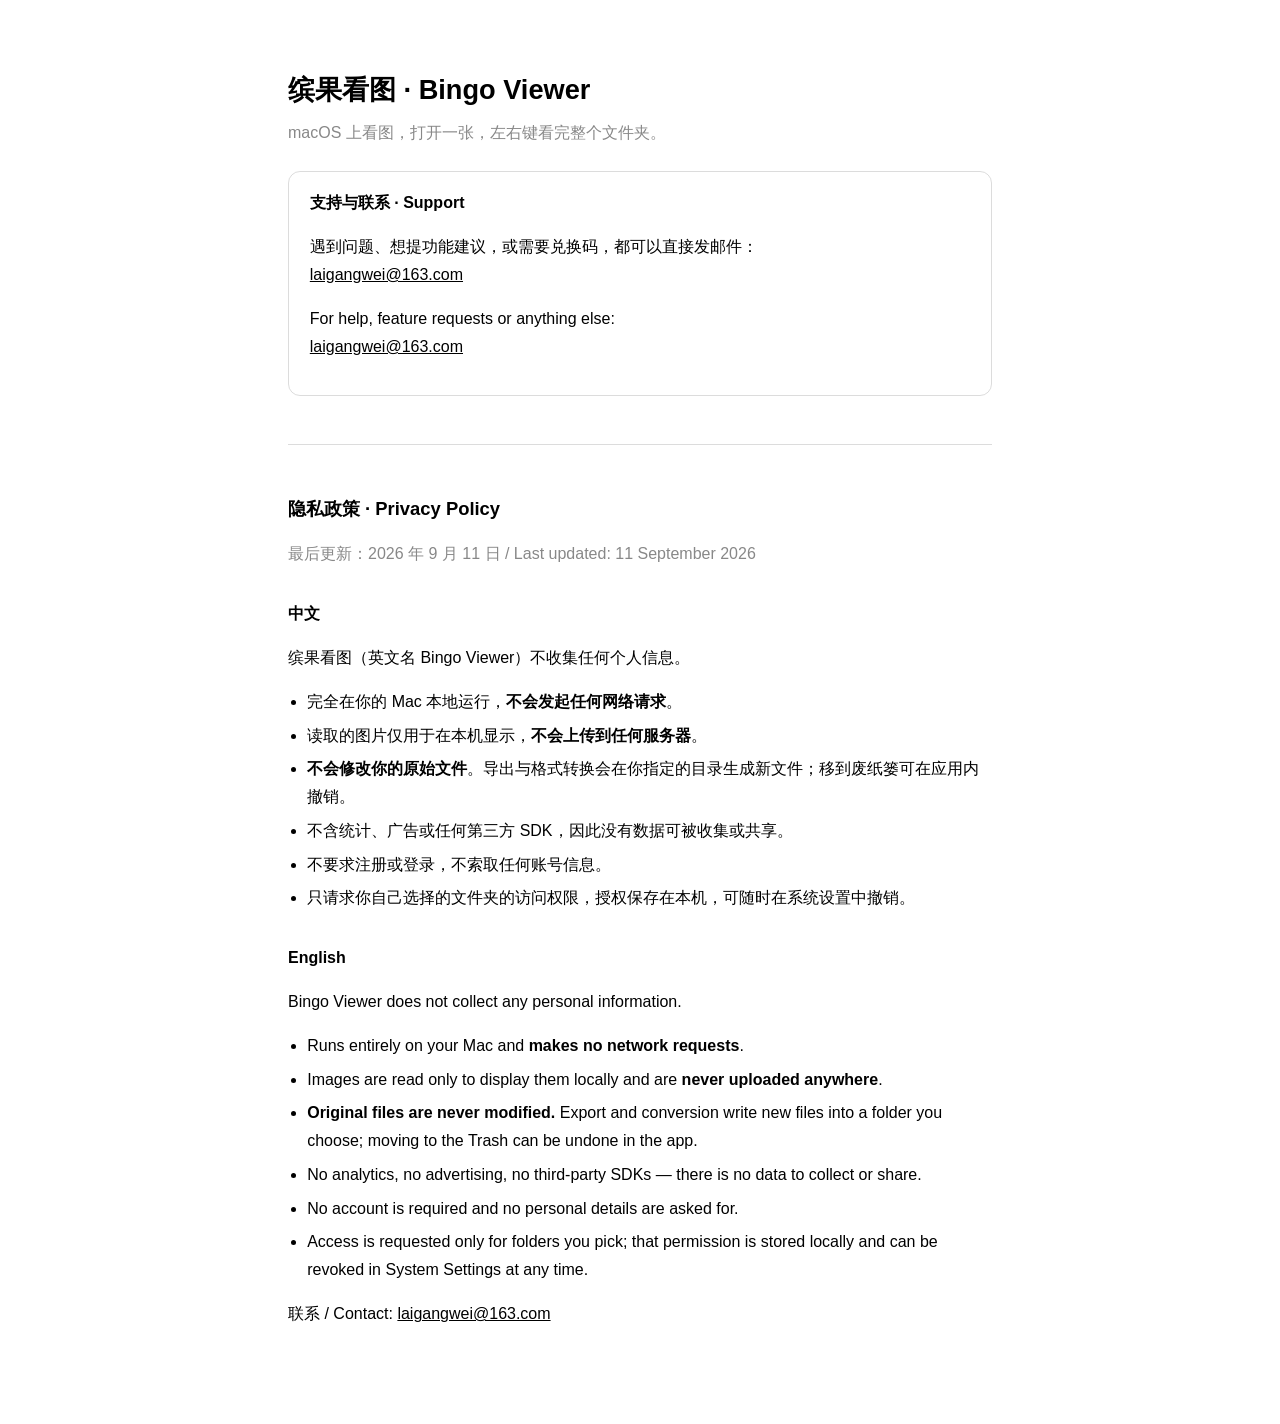
<file: index.html>
<!DOCTYPE html>
<html lang="zh-Hans">
<head>
<meta charset="utf-8">
<meta name="viewport" content="width=device-width, initial-scale=1">
<title>缤果看图 · 支持与隐私 · Bingo Viewer</title>
<style>
  :root { color-scheme: light dark; }
  body { max-width: 44rem; margin: 0 auto; padding: 3rem 1.25rem 5rem;
         font: 16px/1.75 -apple-system, "PingFang SC", "Helvetica Neue", sans-serif; }
  h1 { font-size: 1.7rem; font-weight: 600; margin-bottom: .3rem; }
  h2 { font-size: 1.15rem; font-weight: 600; margin-top: 2.6rem; }
  h3 { font-size: 1rem; font-weight: 600; margin-top: 2rem; }
  .sub { color: #888; margin-top: 0; }
  ul { padding-left: 1.2rem; }
  li { margin: .35rem 0; }
  hr { border: none; border-top: 1px solid rgba(128,128,128,.28); margin: 3rem 0; }
  a { color: inherit; }
  .card { padding: 1.1rem 1.3rem; border: 1px solid rgba(128,128,128,.28); border-radius: 12px; margin: 1.5rem 0 0; }
</style>
</head>
<body>

<h1>缤果看图 · Bingo Viewer</h1>
<p class="sub">macOS 上看图，打开一张，左右键看完整个文件夹。</p>

<div class="card">
  <strong>支持与联系 · Support</strong>
  <p>遇到问题、想提功能建议，或需要兑换码，都可以直接发邮件：<br>
  <a href="mailto:laigangwei@163.com">laigangwei@163.com</a></p>
  <p>For help, feature requests or anything else:<br>
  <a href="mailto:laigangwei@163.com">laigangwei@163.com</a></p>
</div>

<hr>

<h2>隐私政策 · Privacy Policy</h2>
<p class="sub">最后更新：2026 年 9 月 11 日 / Last updated: 11 September 2026</p>

<h3>中文</h3>
<p>缤果看图（英文名 Bingo Viewer）不收集任何个人信息。</p>
<ul>
  <li>完全在你的 Mac 本地运行，<strong>不会发起任何网络请求</strong>。</li>
  <li>读取的图片仅用于在本机显示，<strong>不会上传到任何服务器</strong>。</li>
  <li><strong>不会修改你的原始文件</strong>。导出与格式转换会在你指定的目录生成新文件；移到废纸篓可在应用内撤销。</li>
  <li>不含统计、广告或任何第三方 SDK，因此没有数据可被收集或共享。</li>
  <li>不要求注册或登录，不索取任何账号信息。</li>
  <li>只请求你自己选择的文件夹的访问权限，授权保存在本机，可随时在系统设置中撤销。</li>
</ul>

<h3>English</h3>
<p>Bingo Viewer does not collect any personal information.</p>
<ul>
  <li>Runs entirely on your Mac and <strong>makes no network requests</strong>.</li>
  <li>Images are read only to display them locally and are <strong>never uploaded anywhere</strong>.</li>
  <li><strong>Original files are never modified.</strong> Export and conversion write new files into a folder you choose; moving to the Trash can be undone in the app.</li>
  <li>No analytics, no advertising, no third-party SDKs — there is no data to collect or share.</li>
  <li>No account is required and no personal details are asked for.</li>
  <li>Access is requested only for folders you pick; that permission is stored locally and can be revoked in System Settings at any time.</li>
</ul>

<p>联系 / Contact: <a href="mailto:laigangwei@163.com">laigangwei@163.com</a></p>

</body>
</html>
</file>
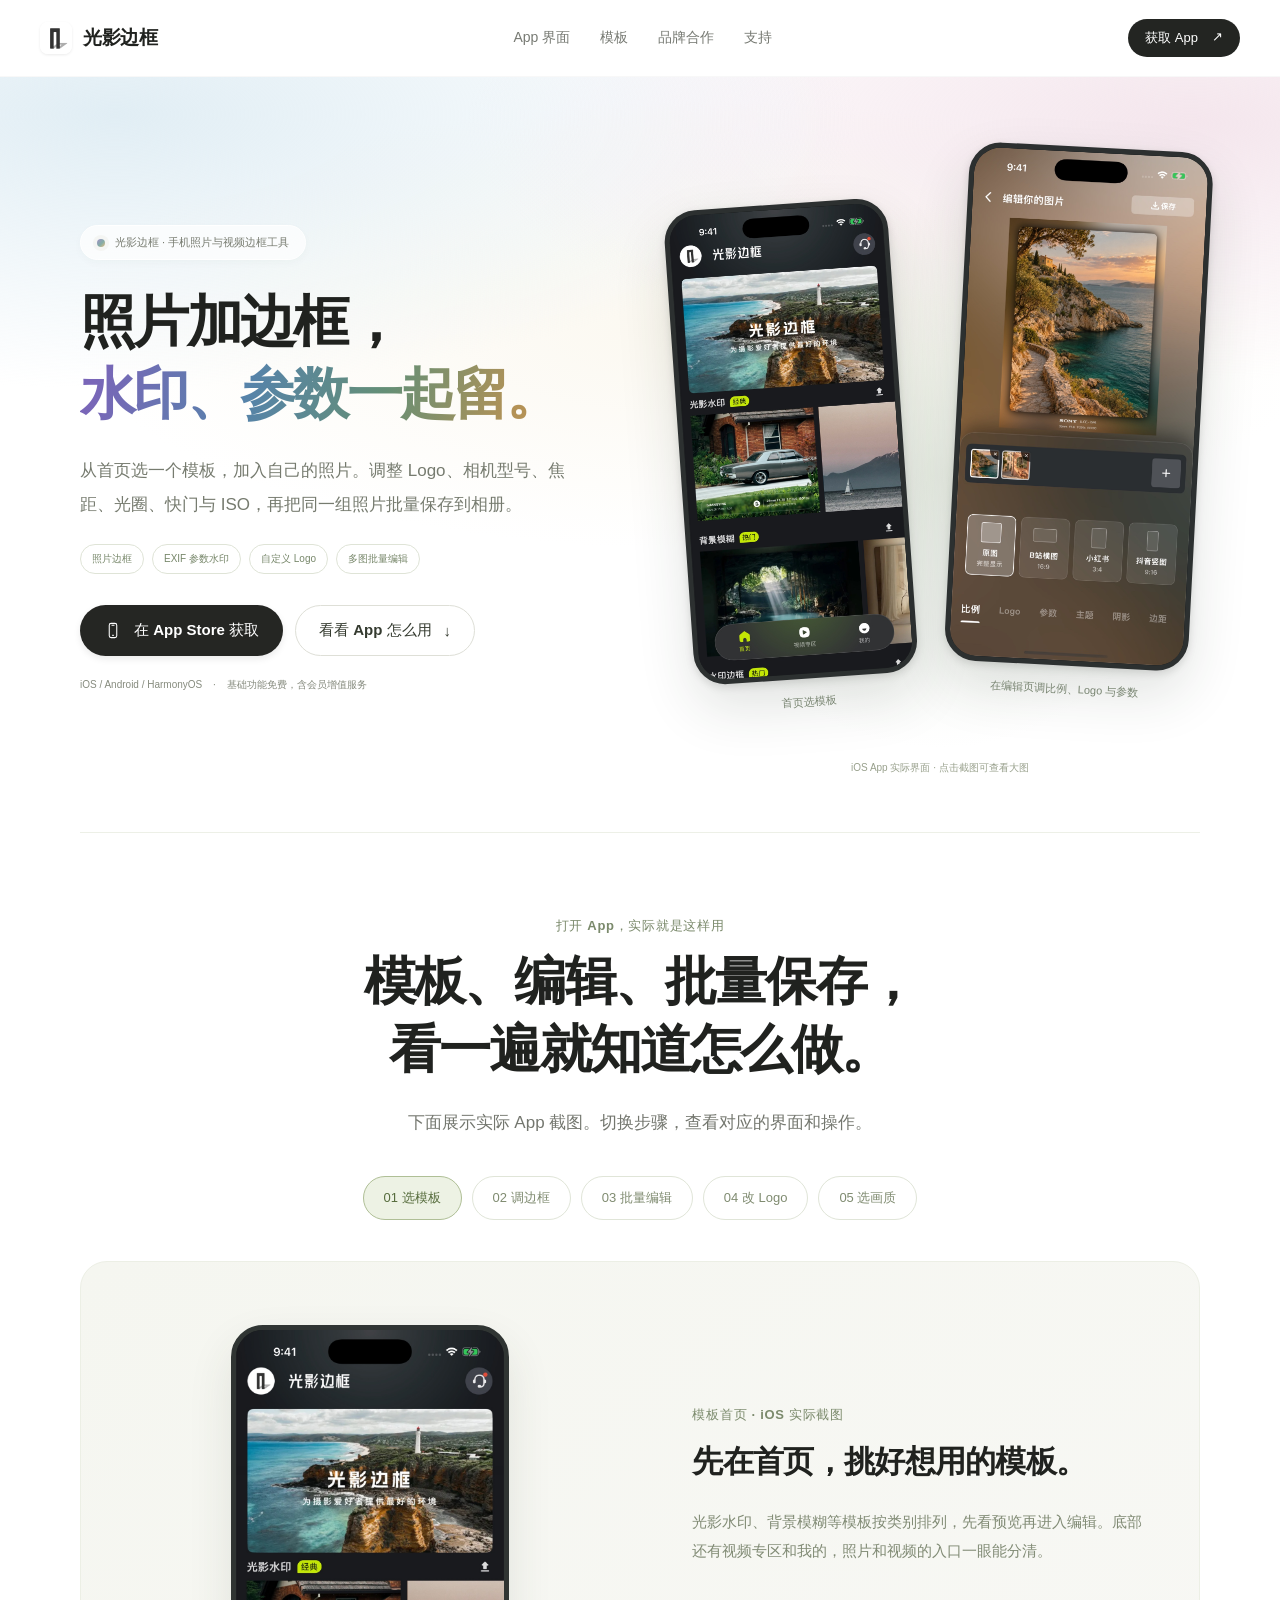
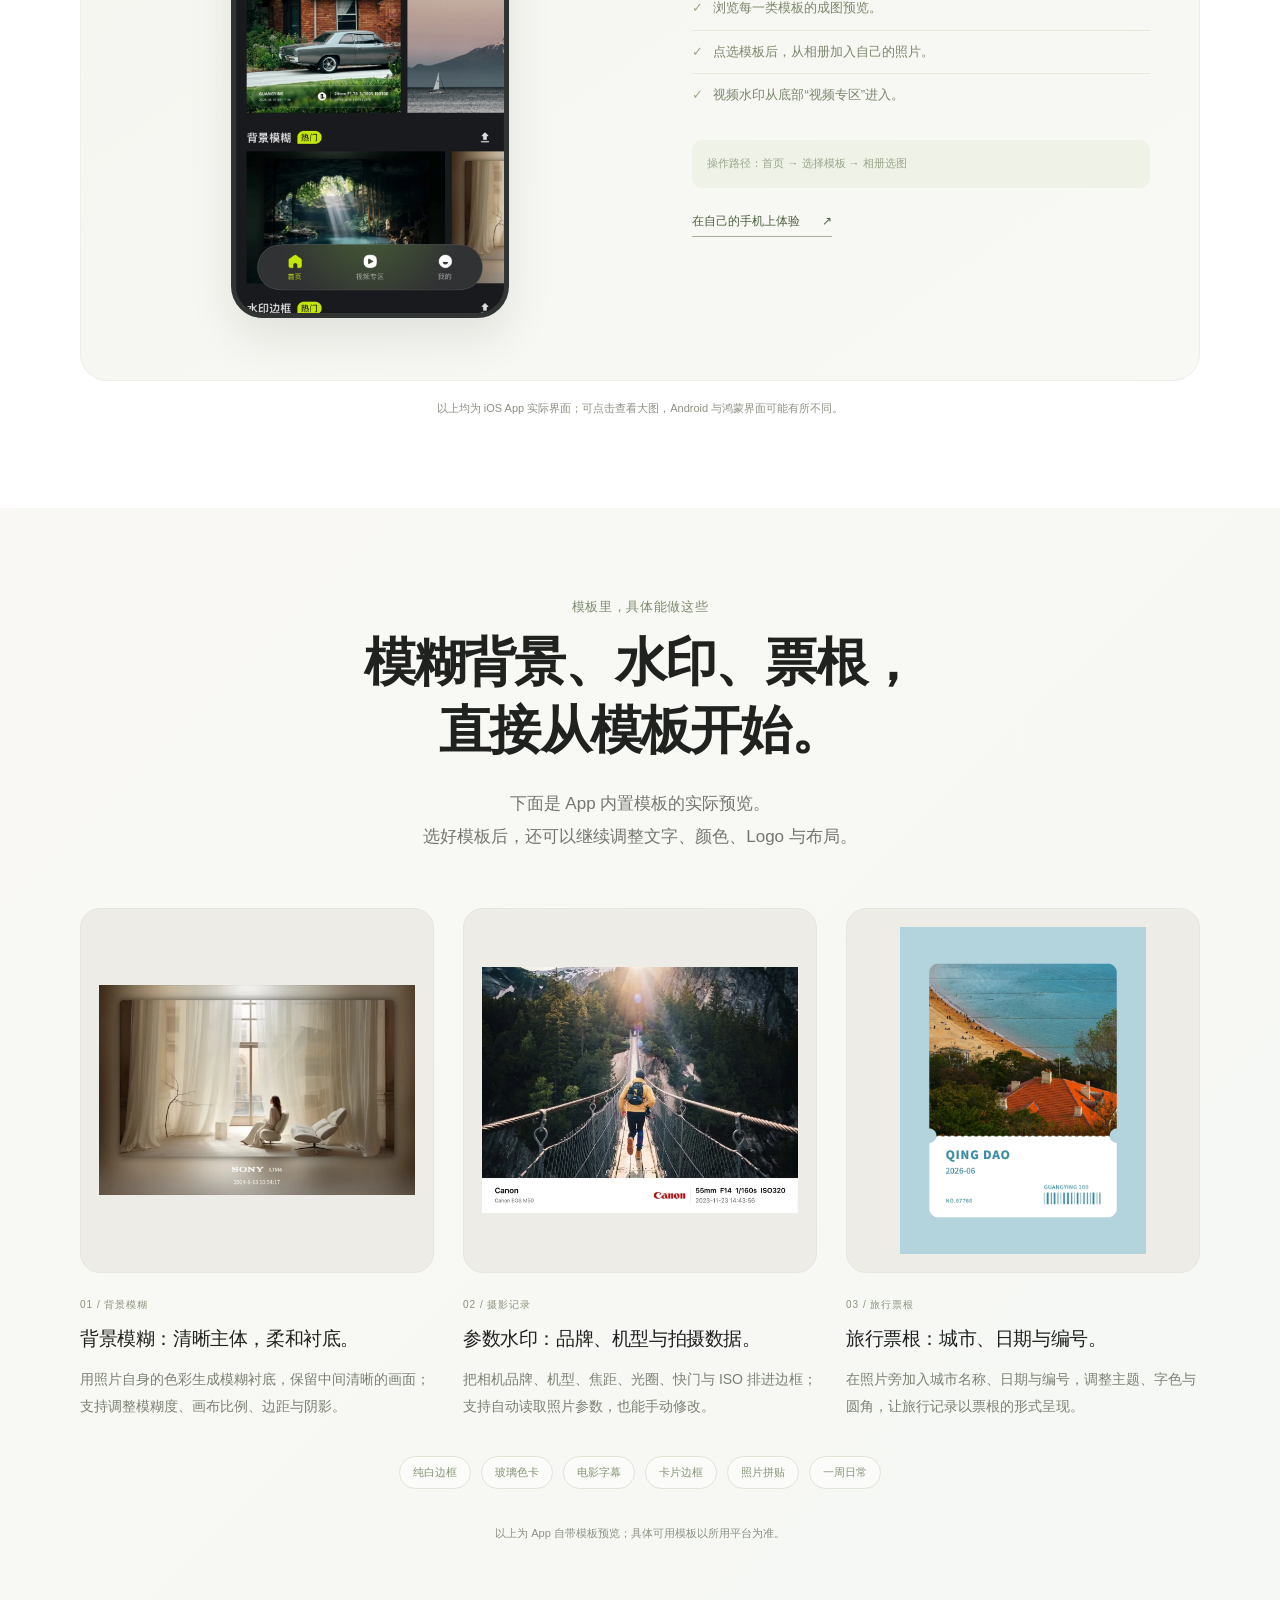
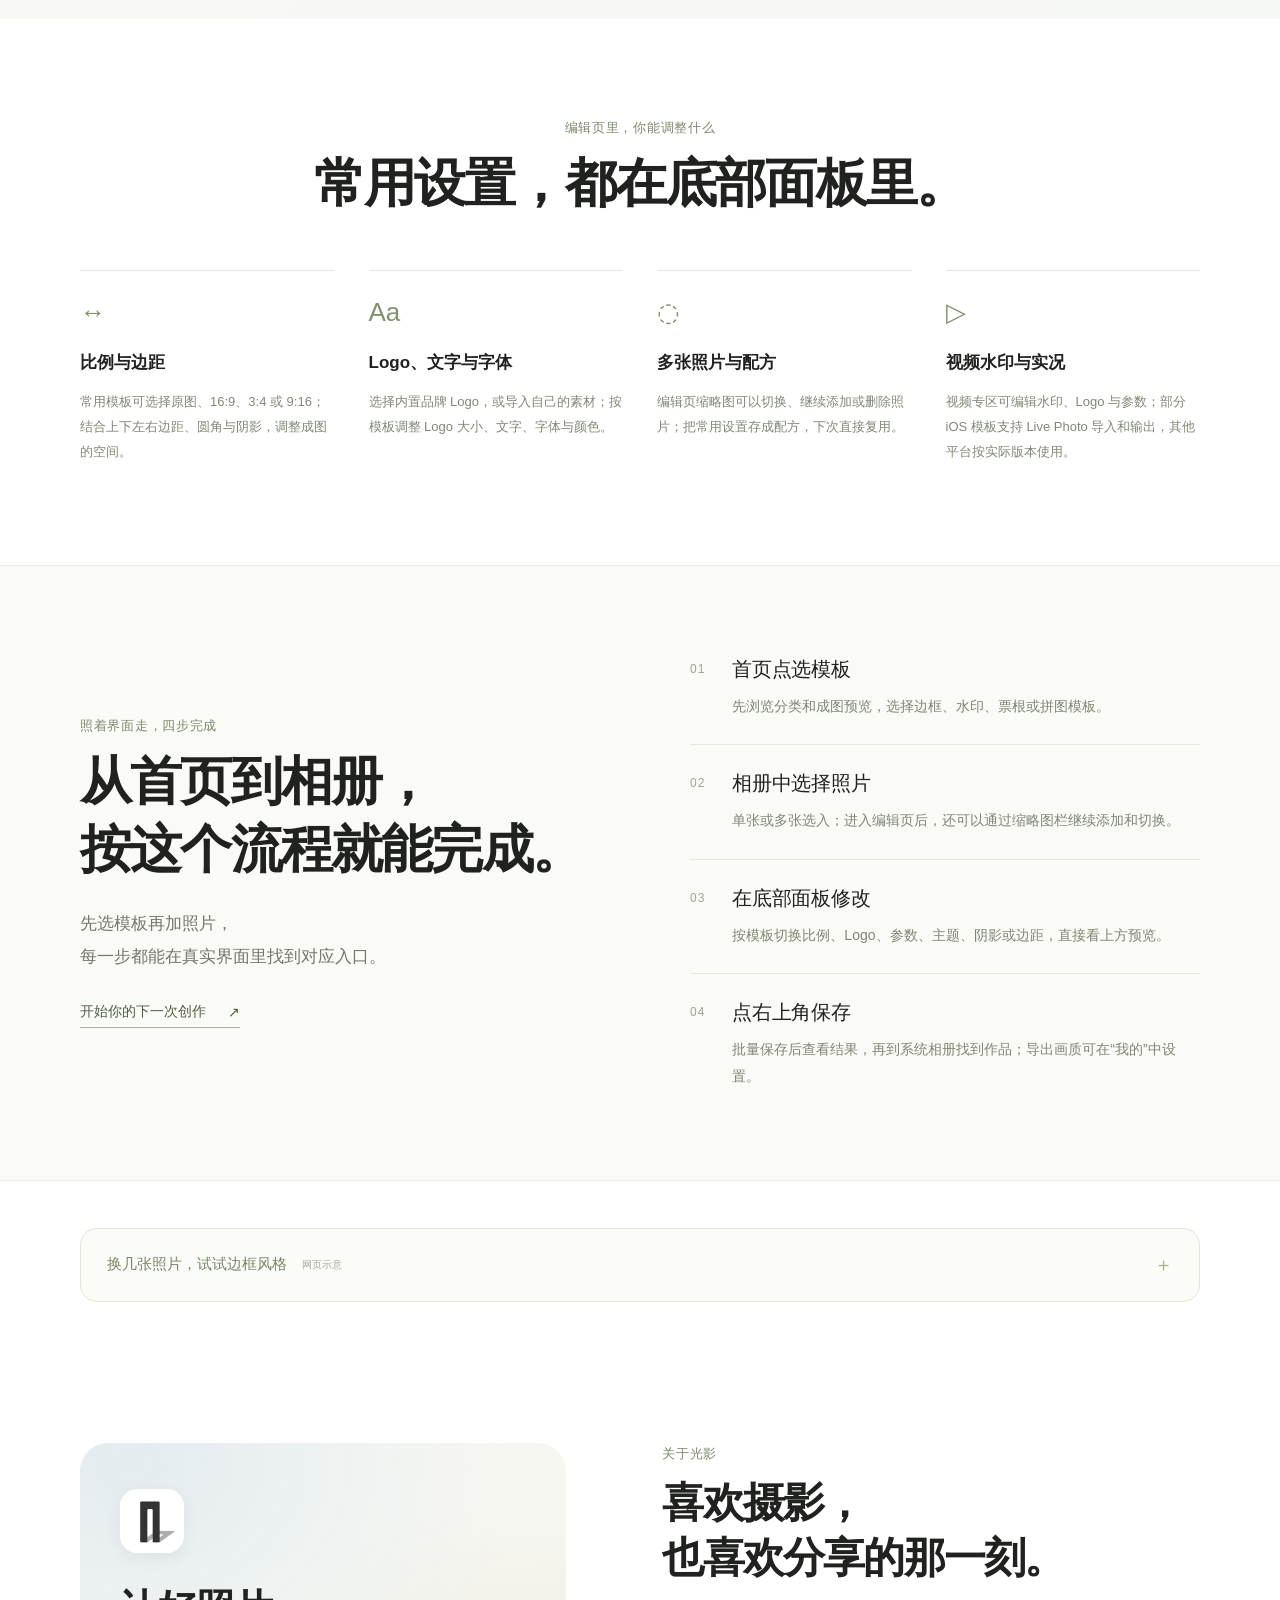
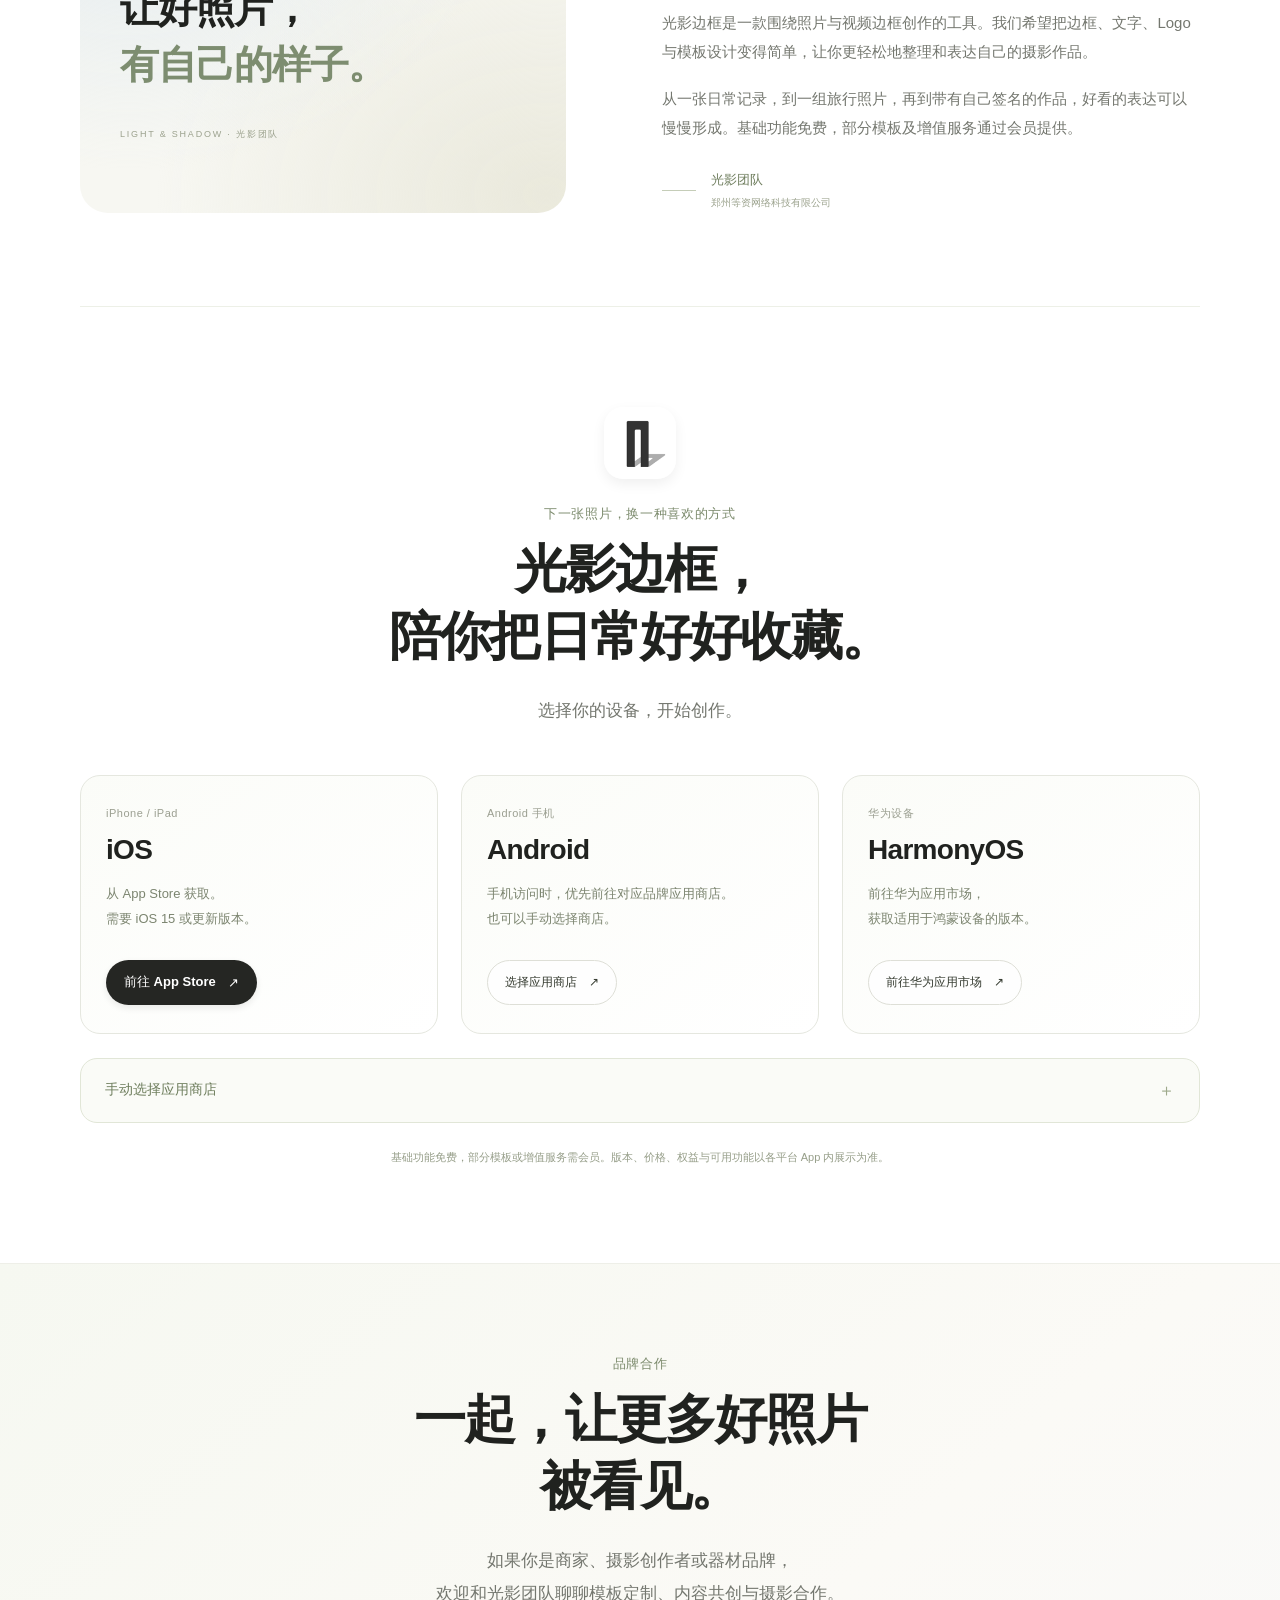
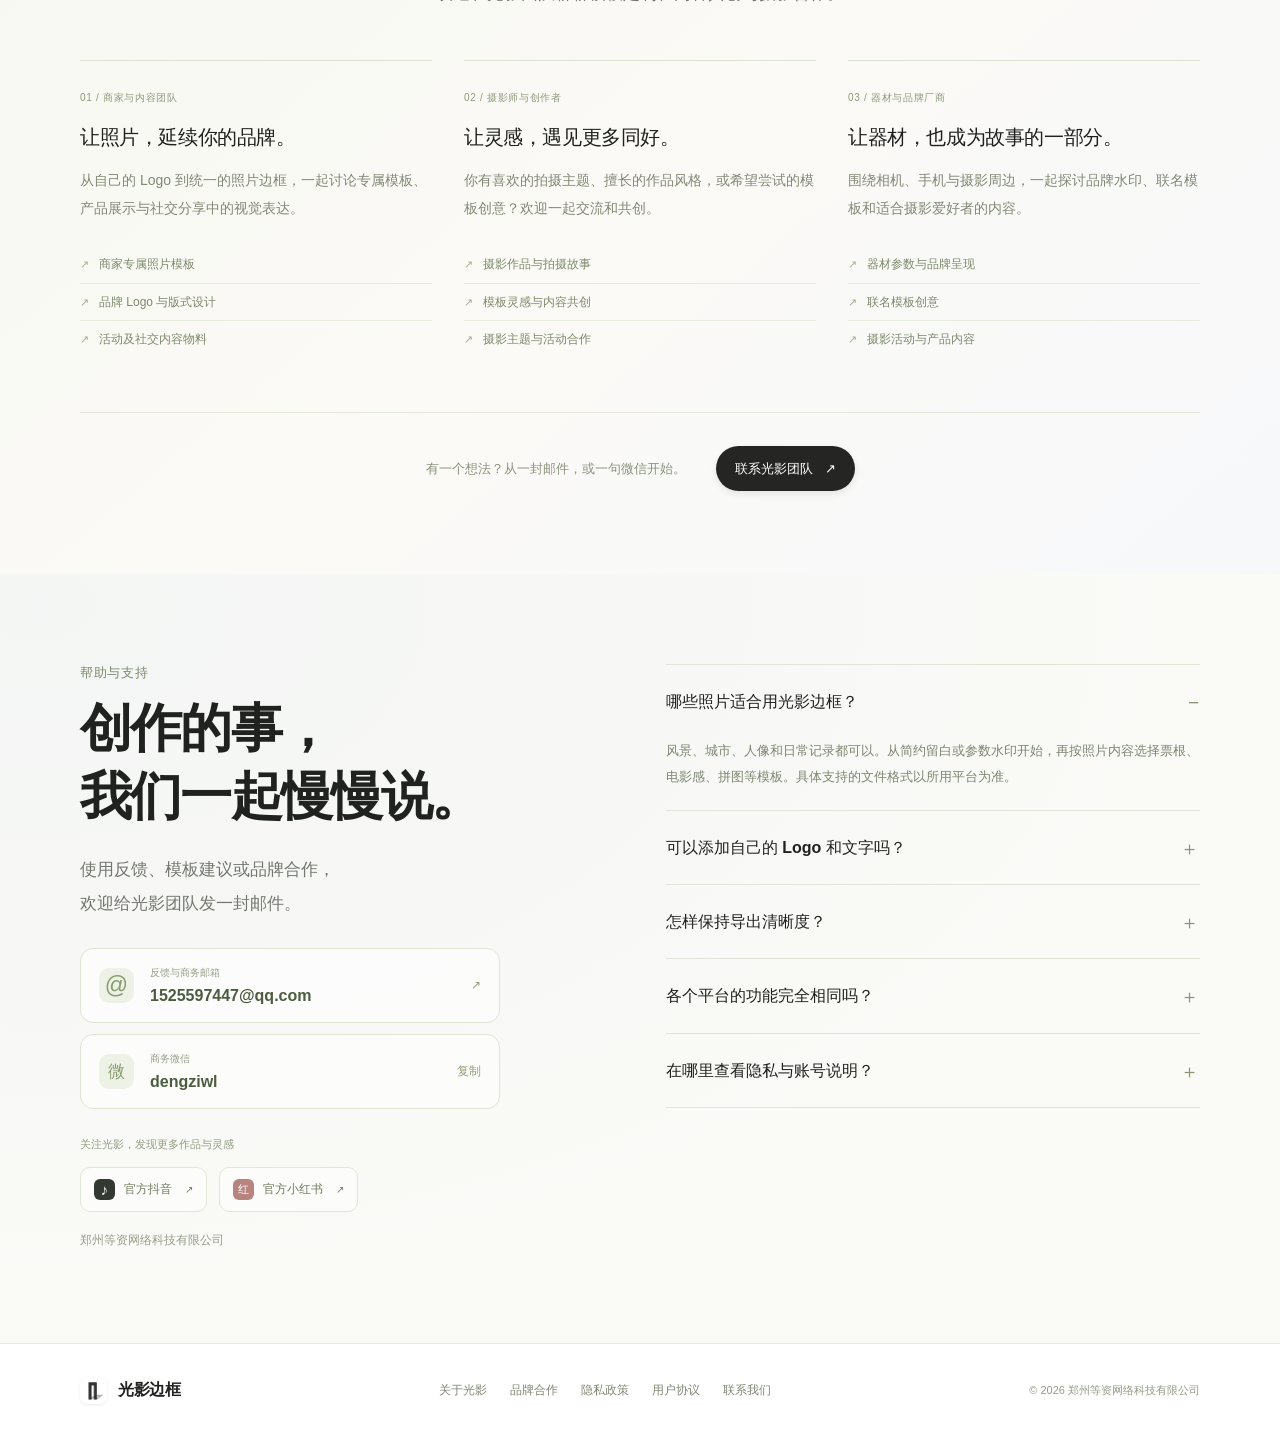
<file: light-shadow-border/index.html>
<!doctype html>
<html lang="zh-Hans">
<head>
<meta charset="utf-8"><meta name="viewport" content="width=device-width,initial-scale=1"><meta name="theme-color" content="#fbfaf7">
<title>光影边框 · 照片边框、参数水印与批量编辑</title>
<meta name="description" content="光影边框，为照片与视频添加边框、参数水印、旅行票根与创意模板。自定义 Logo、文字与版式，批量保存喜欢的风格。支持 iOS、Android 与 HarmonyOS。">
<meta property="og:title" content="光影边框 · 照片边框、参数水印与批量编辑"><meta property="og:description" content="看真实 App 界面：从首页选模板，到调整 Logo、拍摄参数、画幅与导出画质。"><meta property="og:type" content="website">
<link rel="icon" href="assets/icon.png" type="image/png"><link rel="stylesheet" href="style.css?v=20261116-template-fit"><script src="download-routing.js?v=20261116-ios-exif" defer></script><script src="app.js?v=20261116-ios-exif" defer></script>
</head>
<body>
<a class="skip-link" href="#main">跳到正文</a>
<header class="site-header"><div class="header-inner"><a class="brand" href="#main" aria-label="光影边框首页"><img src="assets/icon.png" alt="" width="32" height="32"><span>光影边框</span></a><nav class="main-nav" aria-label="页面导航"><a href="#app-tour">App 界面</a><a href="#templates">模板</a><a class="nav-secondary" href="#cooperation">品牌合作</a><a href="#support">支持</a></nav><a class="header-action" href="#download">获取 App <span aria-hidden="true">↗</span></a></div></header>
<main id="main">
<section class="hero hero-product" aria-labelledby="hero-title"><div class="hero-glow" aria-hidden="true"></div><div class="hero-product-grid wrap"><div class="hero-content"><p class="eyebrow-pill"><span class="color-dot" aria-hidden="true"></span> 光影边框 · 手机照片与视频边框工具</p><h1 id="hero-title">照片加边框，<br><span class="gradient-text">水印、参数一起留。</span></h1><p class="hero-description">从首页选一个模板，加入自己的照片。调整 Logo、相机型号、焦距、光圈、快门与 ISO，再把同一组照片批量保存到相册。</p><div class="hero-feature-tags"><span>照片边框</span><span>EXIF 参数水印</span><span>自定义 Logo</span><span>多图批量编辑</span></div><div class="hero-actions"><a class="button button-dark" href="https://apps.apple.com/cn/app/id6446897199" target="_blank" rel="noopener noreferrer"><svg viewBox="0 0 24 24" aria-hidden="true"><rect x="7" y="2.5" width="10" height="19" rx="2.5"></rect><path d="M10 5h4M11 18.5h2"></path></svg>在 App Store 获取</a><a class="button button-light" href="#app-tour">看看 App 怎么用 <span aria-hidden="true">↓</span></a></div><p class="hero-meta">iOS / Android / HarmonyOS <span>·</span> 基础功能免费，含会员增值服务</p></div><div class="hero-app-screens" aria-label="光影边框实际 App 界面"><figure class="hero-app-home"><a href="assets/app-home-ios.jpg" target="_blank" rel="noopener noreferrer" aria-label="查看模板首页大图"><div class="app-phone"><img src="assets/app-home-ios.jpg" alt="光影边框 iOS 首页：按分类展示光影水印、背景模糊等模板，底部包含首页、视频专区和我的。" width="1206" height="2622" fetchpriority="high"></div></a><figcaption>首页选模板</figcaption></figure><figure class="hero-app-editor"><a href="assets/app-editor-ios.jpg" target="_blank" rel="noopener noreferrer" aria-label="查看照片编辑页大图"><div class="app-phone"><img src="assets/app-editor-ios.jpg" alt="光影边框 iOS 编辑页：山海摄影示例配合模糊背景和 Sony 拍摄参数，底部提供画幅比例、Logo、参数、主题、阴影和边距。" width="1206" height="2622" decoding="async"></div></a><figcaption>在编辑页调比例、Logo 与参数</figcaption></figure><p class="hero-screen-note">iOS App 实际界面 · 点击截图可查看大图</p></div></div></section>



<section class="app-tour-section wrap" id="app-tour" aria-labelledby="app-tour-title"><div class="section-intro centered"><p class="eyebrow">打开 App，实际就是这样用</p><h2 id="app-tour-title">模板、编辑、批量保存，<br>看一遍就知道怎么做。</h2><p>下面展示实际 App 截图。切换步骤，查看对应的界面和操作。</p></div><div class="app-tour-tabs" role="tablist" aria-label="App 操作步骤"><button id="app-tab-home" type="button" role="tab" aria-selected="true" aria-controls="app-tour-panel" tabindex="0" data-app-step="home">01 选模板</button><button id="app-tab-editor" type="button" role="tab" aria-selected="false" aria-controls="app-tour-panel" tabindex="-1" data-app-step="editor">02 调边框</button><button id="app-tab-batch" type="button" role="tab" aria-selected="false" aria-controls="app-tour-panel" tabindex="-1" data-app-step="batch">03 批量编辑</button><button id="app-tab-logo" type="button" role="tab" aria-selected="false" aria-controls="app-tour-panel" tabindex="-1" data-app-step="logo">04 改 Logo</button><button id="app-tab-quality" type="button" role="tab" aria-selected="false" aria-controls="app-tour-panel" tabindex="-1" data-app-step="quality">05 选画质</button></div><div class="app-tour-panel" id="app-tour-panel" role="tabpanel" aria-labelledby="app-tab-home" tabindex="0"><div class="tour-screen-stage" id="tour-screen-stage" data-frame="phone"><a id="tour-screen-link" href="assets/app-home-ios.jpg" target="_blank" rel="noopener noreferrer" aria-label="查看当前 App 界面大图"><div class="tour-image-frame"><img id="tour-screen" src="assets/app-home-ios.jpg" alt="光影边框 iOS 模板首页。" width="1206" height="2622" loading="lazy"></div></a></div><div class="tour-step-copy"><p class="eyebrow" id="tour-platform">模板首页 · iOS 实际截图</p><h3 id="tour-step-title">先在首页，挑好想用的模板。</h3><p id="tour-step-description">光影水印、背景模糊等模板按类别排列，先看预览再进入编辑。底部还有视频专区和我的，照片和视频的入口一眼能分清。</p><ul id="tour-step-points"><li>浏览每一类模板的成图预览。</li><li>点选模板后，从相册加入自己的照片。</li><li>视频水印从底部“视频专区”进入。</li></ul><p class="tour-action-hint" id="tour-action-hint">操作路径：首页 → 选择模板 → 相册选图</p><a class="text-link" href="#download">在自己的手机上体验 <span aria-hidden="true">↗</span></a></div></div><p class="image-note">以上均为 iOS App 实际界面；可点击查看大图，Android 与鸿蒙界面可能有所不同。</p></section>

<section class="templates-section" id="templates" aria-labelledby="templates-title"><div class="wrap"><div class="section-intro centered"><p class="eyebrow">模板里，具体能做这些</p><h2 id="templates-title">模糊背景、水印、票根，<br>直接从模板开始。</h2><p>下面是 App 内置模板的实际预览。<br>选好模板后，还可以继续调整文字、颜色、Logo 与布局。</p></div><div class="template-grid"><article class="template-card"><div class="template-art blur-art"><img src="assets/template-blur.webp" alt="App 内置背景模糊模板：窗边人像保持清晰，四周以照片自身的柔和色彩作模糊衬底，下方展示相机与日期。" width="1024" height="682" loading="lazy"></div><span class="template-index">01 / 背景模糊</span><h3>背景模糊：清晰主体，柔和衬底。</h3><p>用照片自身的色彩生成模糊衬底，保留中间清晰的画面；支持调整模糊度、画布比例、边距与阴影。</p></article><article class="template-card"><div class="template-art watermark-art"><img src="assets/template-watermark.webp" alt="App 内置模板预览：吊桥风景照片，下方展示相机品牌与拍摄参数。" width="1200" height="933" loading="lazy"></div><span class="template-index">02 / 摄影记录</span><h3>参数水印：品牌、机型与拍摄数据。</h3><p>把相机品牌、机型、焦距、光圈、快门与 ISO 排进边框；支持自动读取照片参数，也能手动修改。</p></article><article class="template-card"><div class="template-art ticket-art"><img src="assets/template-ticket.webp" alt="App 内置旅行票根模板：海边照片与城市名称、日期和条码组成票根。" width="1500" height="2000" loading="lazy"></div><span class="template-index">03 / 旅行票根</span><h3>旅行票根：城市、日期与编号。</h3><p>在照片旁加入城市名称、日期与编号，调整主题、字色与圆角，让旅行记录以票根的形式呈现。</p></article></div><div class="template-category-list" aria-label="其他模板类别"><span>纯白边框</span><span>玻璃色卡</span><span>电影字幕</span><span>卡片边框</span><span>照片拼贴</span><span>一周日常</span></div><p class="image-note">以上为 App 自带模板预览；具体可用模板以所用平台为准。</p></div></section>

<section class="features-section wrap" aria-labelledby="features-title"><div class="section-intro centered"><p class="eyebrow">编辑页里，你能调整什么</p><h2 id="features-title">常用设置，都在底部面板里。</h2></div><div class="feature-grid"><article><span class="feature-symbol" aria-hidden="true">↔</span><h3>比例与边距</h3><p>常用模板可选择原图、16:9、3:4 或 9:16；结合上下左右边距、圆角与阴影，调整成图的空间。</p></article><article><span class="feature-symbol" aria-hidden="true">Aa</span><h3>Logo、文字与字体</h3><p>选择内置品牌 Logo，或导入自己的素材；按模板调整 Logo 大小、文字、字体与颜色。</p></article><article><span class="feature-symbol" aria-hidden="true">◌</span><h3>多张照片与配方</h3><p>编辑页缩略图可以切换、继续添加或删除照片；把常用设置存成配方，下次直接复用。</p></article><article><span class="feature-symbol" aria-hidden="true">▷</span><h3>视频水印与实况</h3><p>视频专区可编辑水印、Logo 与参数；部分 iOS 模板支持 Live Photo 导入和输出，其他平台按实际版本使用。</p></article></div></section>

<section class="workflow-section" id="workflow" aria-labelledby="workflow-title"><div class="wrap workflow-inner"><div class="section-intro"><p class="eyebrow">照着界面走，四步完成</p><h2 id="workflow-title">从首页到相册，<br>按这个流程就能完成。</h2><p>先选模板再加照片，<br>每一步都能在真实界面里找到对应入口。</p><a class="text-link" href="#download">开始你的下一次创作 <span aria-hidden="true">↗</span></a></div><ol class="workflow"><li><span class="step-number">01</span><div><h3>首页点选模板</h3><p>先浏览分类和成图预览，选择边框、水印、票根或拼图模板。</p></div></li><li><span class="step-number">02</span><div><h3>相册中选择照片</h3><p>单张或多张选入；进入编辑页后，还可以通过缩略图栏继续添加和切换。</p></div></li><li><span class="step-number">03</span><div><h3>在底部面板修改</h3><p>按模板切换比例、Logo、参数、主题、阴影或边距，直接看上方预览。</p></div></li><li><span class="step-number">04</span><div><h3>点右上角保存</h3><p>批量保存后查看结果，再到系统相册找到作品；导出画质可在“我的”中设置。</p></div></li></ol></div></section>

<details class="secondary-demo" id="example-demo"><summary>换几张照片，试试边框风格 <span>网页示意</span><b aria-hidden="true">＋</b></summary><section class="playground-section wrap" id="playground" aria-labelledby="playground-title"><div class="section-intro centered"><p class="eyebrow">网页摄影示意</p><h2 id="playground-title">换张示例照片，<br>试试边框氛围。</h2><p>简约留白、光影水印、旅行票根、玻璃色卡。<br>轻点下面的风格，感受边框为画面带来的变化。</p></div><div class="playground"><div class="preview-stage" id="preview-stage" style="--photo:url('assets/coast.jpg')"><div class="demo-frame" id="demo-frame" data-style="white"><img id="demo-photo" src="assets/coast.jpg" alt="山海示例照片，简约留白风格。" width="1086" height="1448" loading="lazy"><div class="frame-caption"><div><strong id="frame-title">山海之间</strong><span class="frame-subtitle">LIGHT & SHADOW · A MOMENT TO KEEP</span></div><span class="frame-mark" aria-hidden="true">光影</span></div><div class="palette-strip" aria-label="示例配色"><span style="--swatch:#40665e"></span><span style="--swatch:#bd9566"></span><span style="--swatch:#e4d1b4"></span><small>A LITTLE LIGHT,<br>A LITTLE LIFE.</small></div></div></div><div class="preview-controls"><div><p class="control-label">01 / 选择风格</p><div class="style-options" role="group" aria-label="边框风格"><button class="style-option selected" data-style="white" aria-pressed="true"><span class="style-symbol" aria-hidden="true">□</span><span>简约留白<small>让画面自由呼吸</small></span><span class="selected-mark" aria-hidden="true">✓</span></button><button class="style-option" data-style="watermark" aria-pressed="false"><span class="style-symbol" aria-hidden="true">▤</span><span>光影水印<small>给作品一个自己的签名</small></span><span class="selected-mark" aria-hidden="true">✓</span></button><button class="style-option" data-style="ticket" aria-pressed="false"><span class="style-symbol" aria-hidden="true">▥</span><span>旅行票根<small>把回忆装进一张票里</small></span><span class="selected-mark" aria-hidden="true">✓</span></button><button class="style-option" data-style="glass" aria-pressed="false"><span class="style-symbol" aria-hidden="true">◉</span><span>玻璃色卡<small>把照片里的颜色留下</small></span><span class="selected-mark" aria-hidden="true">✓</span></button></div></div><div class="photo-picker"><p class="control-label">02 / 换张照片看看</p><div class="photo-options" role="group" aria-label="示例照片"><button data-photo="coast" class="photo-option selected" aria-pressed="true"><img src="assets/coast.jpg" alt="" width="72" height="72"><span>山海</span></button><button data-photo="city" class="photo-option" aria-pressed="false"><img src="assets/city.jpg" alt="" width="72" height="72"><span>城市</span></button><button data-photo="flowers" class="photo-option" aria-pressed="false"><img src="assets/flowers.jpg" alt="" width="72" height="72"><span>日常</span></button></div></div><p class="demo-note" id="demo-status" aria-live="polite">山海 · 简约留白</p><p class="demo-disclaimer">这里是网页风格示意。更多版式与参数调整，请在 App 中体验。</p></div></div></section></details>

<section class="about-section wrap" id="about" aria-labelledby="about-title"><div class="about-visual" aria-hidden="true"><img src="assets/icon.png" alt="" width="64" height="64"><p>让好照片，<br><span>有自己的样子。</span></p><small>LIGHT & SHADOW · 光影团队</small></div><div class="section-intro about-copy"><p class="eyebrow">关于光影</p><h2 id="about-title">喜欢摄影，<br>也喜欢分享的那一刻。</h2><p>光影边框是一款围绕照片与视频边框创作的工具。我们希望把边框、文字、Logo 与模板设计变得简单，让你更轻松地整理和表达自己的摄影作品。</p><p>从一张日常记录，到一组旅行照片，再到带有自己签名的作品，好看的表达可以慢慢形成。基础功能免费，部分模板及增值服务通过会员提供。</p><div class="about-signature"><span class="signature-rule" aria-hidden="true"></span><span>光影团队<small>郑州等资网络科技有限公司</small></span></div></div></section>

<section class="download-section wrap" id="download" aria-labelledby="download-title"><div class="section-intro centered"><img class="large-icon" src="assets/icon.png" alt="光影边框图标" width="72" height="72" loading="lazy"><p class="eyebrow">下一张照片，换一种喜欢的方式</p><h2 id="download-title">光影边框，<br>陪你把日常好好收藏。</h2><p>选择你的设备，开始创作。</p></div><div class="download-grid"><article><span class="platform-type">iPhone / iPad</span><h3>iOS</h3><p>从 App Store 获取。<br>需要 iOS 15 或更新版本。</p><a class="button button-dark" href="https://apps.apple.com/cn/app/id6446897199" target="_blank" rel="noopener noreferrer">前往 App Store <span aria-hidden="true">↗</span></a></article><article><span class="platform-type">Android 手机</span><h3>Android</h3><p id="android-device-note">手机访问时，优先前往对应品牌应用商店。<br>也可以手动选择商店。</p><a class="button button-light" id="android-download" href="#android-stores"><span id="android-download-label">选择应用商店</span><span aria-hidden="true">↗</span></a></article><article><span class="platform-type">华为设备</span><h3>HarmonyOS</h3><p>前往华为应用市场，<br>获取适用于鸿蒙设备的版本。</p><a class="button button-light" id="harmony-download" href="https://appgallery.huawei.com/app/detail?id=com.dengziwl.bk.har">前往华为应用市场 <span aria-hidden="true">↗</span></a></article></div><details class="android-stores" id="android-stores"><summary>手动选择应用商店 <span aria-hidden="true">＋</span></summary><div class="store-picker-content"><p class="store-picker-intro">请选择手机品牌，在对应设备的浏览器中打开应用商店。</p><div class="store-grid"><a href="https://app.mi.com/details?id=com.dengziwl.bk" data-store="xiaomi">小米 / 红米<small>小米应用商店</small><span aria-hidden="true">↗</span></a><a href="https://appgallery.cloud.huawei.com/appDetail?pkgName=com.dengziwl.bk&amp;detailType=0&amp;callType=AGDLINK" data-store="huawei">华为 Android<small>华为应用市场</small><span aria-hidden="true">↗</span></a><a href="honormarket://details?id=com.dengziwl.bk" data-store="honor">荣耀<small>荣耀应用市场</small><span aria-hidden="true">↗</span></a><a href="market://details?id=com.dengziwl.bk" data-store="oppo">OPPO / 一加 / realme<small>OPPO 软件商店</small><span aria-hidden="true">↗</span></a><a href="market://details?id=com.dengziwl.bk" data-store="vivo">vivo / iQOO<small>vivo 应用商店</small><span aria-hidden="true">↗</span></a><a href="https://appgallery.huawei.com/app/detail?id=com.dengziwl.bk.har" data-store="harmony">HarmonyOS 鸿蒙<small>华为应用市场</small><span aria-hidden="true">↗</span></a><a href="market://details?id=com.dengziwl.bk" data-store="system">其他 Android 手机<small>手机默认应用商店</small><span aria-hidden="true">↗</span></a></div><p class="store-navigation-status" id="store-navigation-status" role="status"></p><div class="store-picker-help"><p>没有打开商店？可手动切换品牌，或在应用商店搜索“光影边框”。微信等内置浏览器中，可通过右上角菜单选择在浏览器打开。</p><button class="copy-app-name" id="copy-name" type="button">复制应用名称</button><span id="copy-status" class="copy-status" aria-live="polite"></span></div></div></details><p class="download-note">基础功能免费，部分模板或增值服务需会员。版本、价格、权益与可用功能以各平台 App 内展示为准。</p></section>

<section class="cooperation-section" id="cooperation" aria-labelledby="cooperation-title"><div class="wrap"><div class="section-intro centered"><p class="eyebrow">品牌合作</p><h2 id="cooperation-title">一起，让更多好照片<br>被看见。</h2><p>如果你是商家、摄影创作者或器材品牌，<br>欢迎和光影团队聊聊模板定制、内容共创与摄影合作。</p></div><div class="cooperation-grid"><article><span class="cooperation-number">01 / 商家与内容团队</span><h3>让照片，延续你的品牌。</h3><p>从自己的 Logo 到统一的照片边框，一起讨论专属模板、产品展示与社交分享中的视觉表达。</p><ul><li>商家专属照片模板</li><li>品牌 Logo 与版式设计</li><li>活动及社交内容物料</li></ul></article><article><span class="cooperation-number">02 / 摄影师与创作者</span><h3>让灵感，遇见更多同好。</h3><p>你有喜欢的拍摄主题、擅长的作品风格，或希望尝试的模板创意？欢迎一起交流和共创。</p><ul><li>摄影作品与拍摄故事</li><li>模板灵感与内容共创</li><li>摄影主题与活动合作</li></ul></article><article><span class="cooperation-number">03 / 器材与品牌厂商</span><h3>让器材，也成为故事的一部分。</h3><p>围绕相机、手机与摄影周边，一起探讨品牌水印、联名模板和适合摄影爱好者的内容。</p><ul><li>器材参数与品牌呈现</li><li>联名模板创意</li><li>摄影活动与产品内容</li></ul></article></div><div class="cooperation-cta"><p>有一个想法？从一封邮件，或一句微信开始。</p><a class="button button-dark" href="#support">联系光影团队 <span aria-hidden="true">↗</span></a></div></div></section>

<section class="support-section" id="support" aria-labelledby="support-title"><div class="wrap support-inner"><div class="section-intro"><p class="eyebrow">帮助与支持</p><h2 id="support-title">创作的事，<br>我们一起慢慢说。</h2><p>使用反馈、模板建议或品牌合作，<br>欢迎给光影团队发一封邮件。</p><div class="contact-channels"><a class="contact-card" href="mailto:1525597447@qq.com"><span class="channel-icon" aria-hidden="true">@</span><span class="channel-content"><small>反馈与商务邮箱</small><strong>1525597447@qq.com</strong></span><span class="channel-action" aria-hidden="true">↗</span></a><button class="contact-card" id="copy-wechat" type="button" aria-label="复制商务微信 dengziwl"><span class="channel-icon wechat-symbol" aria-hidden="true">微</span><span class="channel-content"><small>商务微信</small><strong>dengziwl</strong></span><span class="channel-action">复制</span></button><p id="wechat-status" class="wechat-status" aria-live="polite"></p></div><div class="official-social"><p>关注光影，发现更多作品与灵感</p><div class="social-links"><a href="https://www.douyin.com/user/MS4wLjABAAAAMjdyIV0dz4E5oUwbGMgrH6rC6x3A-pm4O27nnhveDzQ" target="_blank" rel="noopener noreferrer"><span class="social-icon douyin-icon" aria-hidden="true">♪</span>官方抖音 <span aria-hidden="true">↗</span></a><a href="https://www.xiaohongshu.com/user/profile/626b87c7000000002102404c" target="_blank" rel="noopener noreferrer"><span class="social-icon redbook-icon" aria-hidden="true">红</span>官方小红书 <span aria-hidden="true">↗</span></a></div></div><p class="company-note">郑州等资网络科技有限公司</p></div><div class="faq-list"><details open><summary>哪些照片适合用光影边框？</summary><p>风景、城市、人像和日常记录都可以。从简约留白或参数水印开始，再按照片内容选择票根、电影感、拼图等模板。具体支持的文件格式以所用平台为准。</p></details><details><summary>可以添加自己的 Logo 和文字吗？</summary><p>可以。App 支持本地 Logo 与文字编辑；不同模板提供的字体、颜色、边距、参数和位置选项有所不同。你也可以把常用设置保存为配方。</p></details><details><summary>怎样保持导出清晰度？</summary><p>请在“我的”中的导出画质设置里选择适合的质量，并尽量使用清晰原图。原图档仍会经过模板绘制与格式编码，成图尺寸也与照片、模板、格式和设备能力有关。</p></details><details><summary>各个平台的功能完全相同吗？</summary><p>各平台的模板、实况照片、视频与会员权益可能存在差异。例如部分 iOS 模板支持实况输出。请以设备上的 App 和应用商店说明为准。</p></details><details><summary>在哪里查看隐私与账号说明？</summary><p>请查看<a href="https://prod.dengziwl.com/treaty/PrivacyPolicy.html" target="_blank" rel="noopener noreferrer">现行隐私政策</a>和<a href="https://prod.dengziwl.com/treaty/serviceagreement.html" target="_blank" rel="noopener noreferrer">用户服务协议</a>。账号、会员、广告与其他联网服务的相关信息处理，以这些说明及 App 内授权提示为准。</p></details></div></div></section>
</main>
<footer class="site-footer"><div class="wrap footer-inner"><a class="brand" href="#main"><img src="assets/icon.png" alt="" width="27" height="27"><span>光影边框</span></a><nav aria-label="页脚"><a href="#about">关于光影</a><a href="#cooperation">品牌合作</a><a href="https://prod.dengziwl.com/treaty/PrivacyPolicy.html" target="_blank" rel="noopener noreferrer">隐私政策</a><a href="https://prod.dengziwl.com/treaty/serviceagreement.html" target="_blank" rel="noopener noreferrer">用户协议</a><a href="#support">联系我们</a></nav><p>© 2026 郑州等资网络科技有限公司</p></div></footer>
</body></html>
</file>
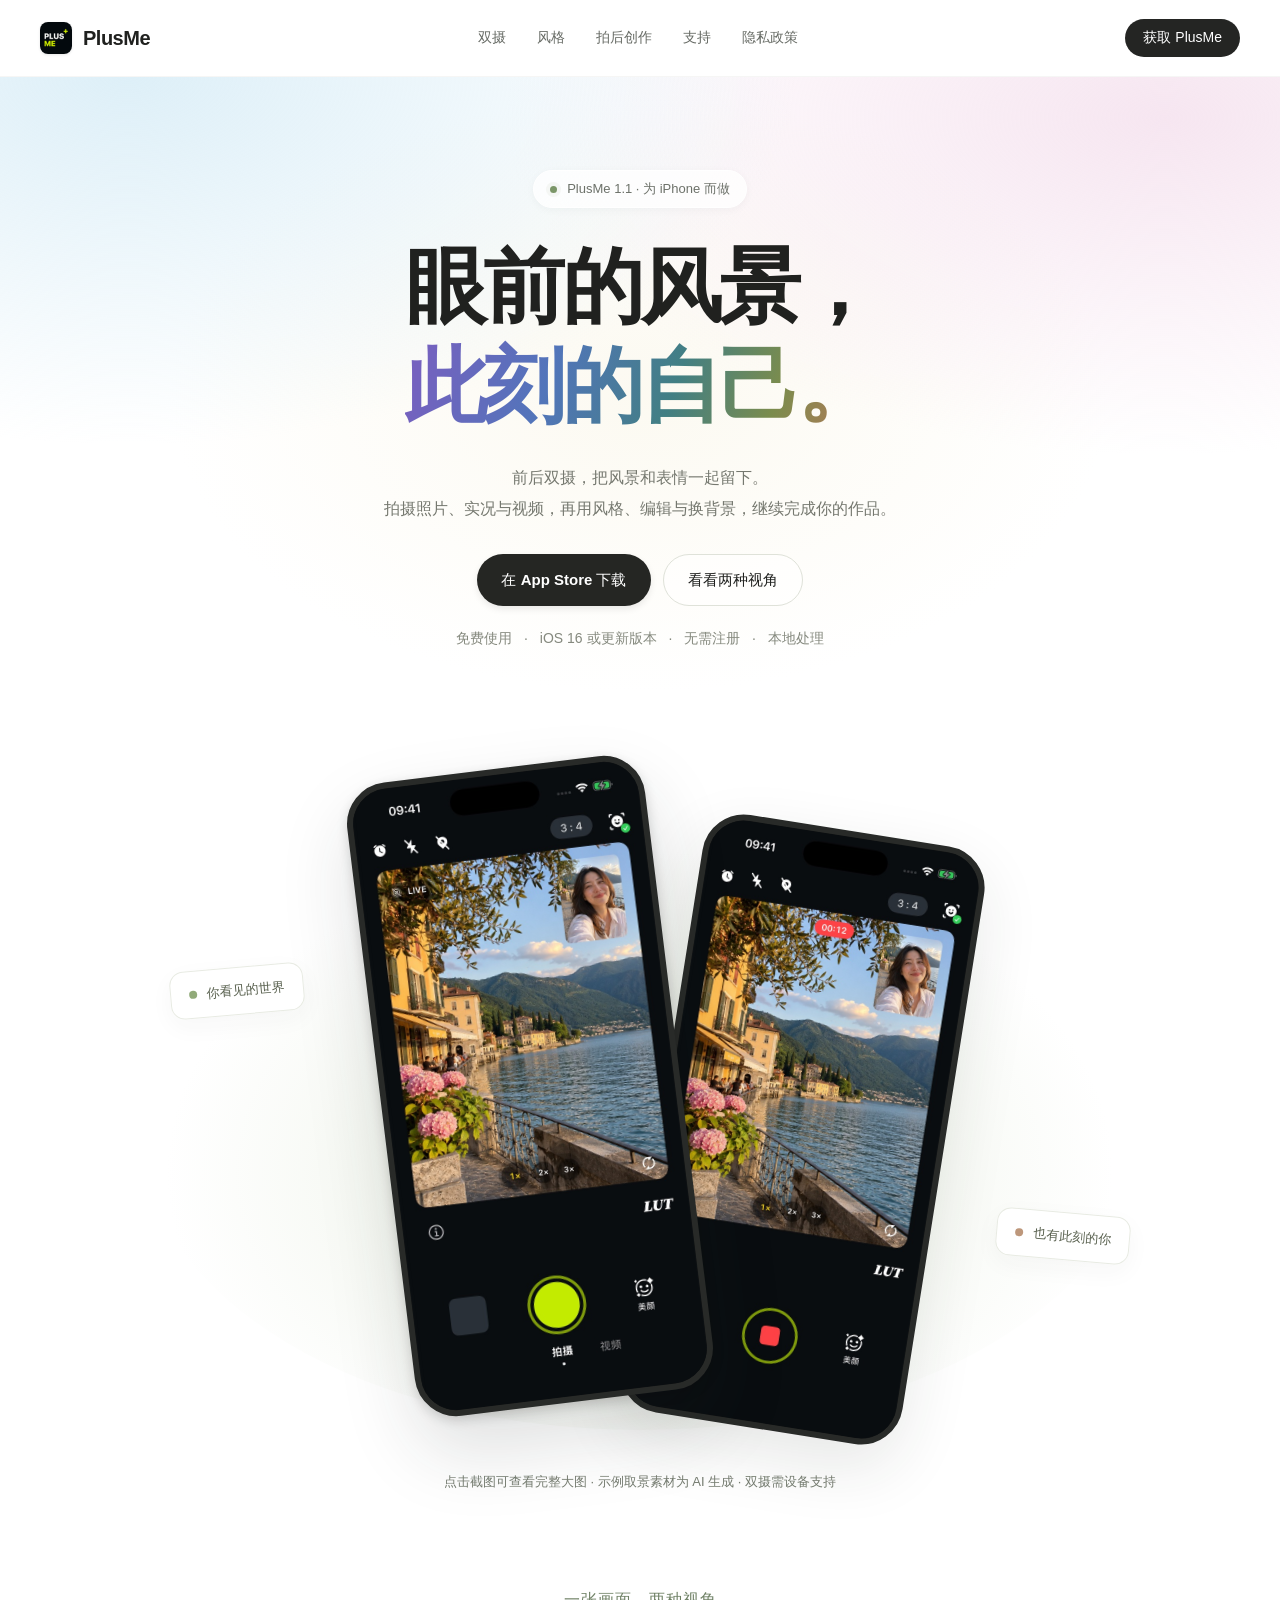
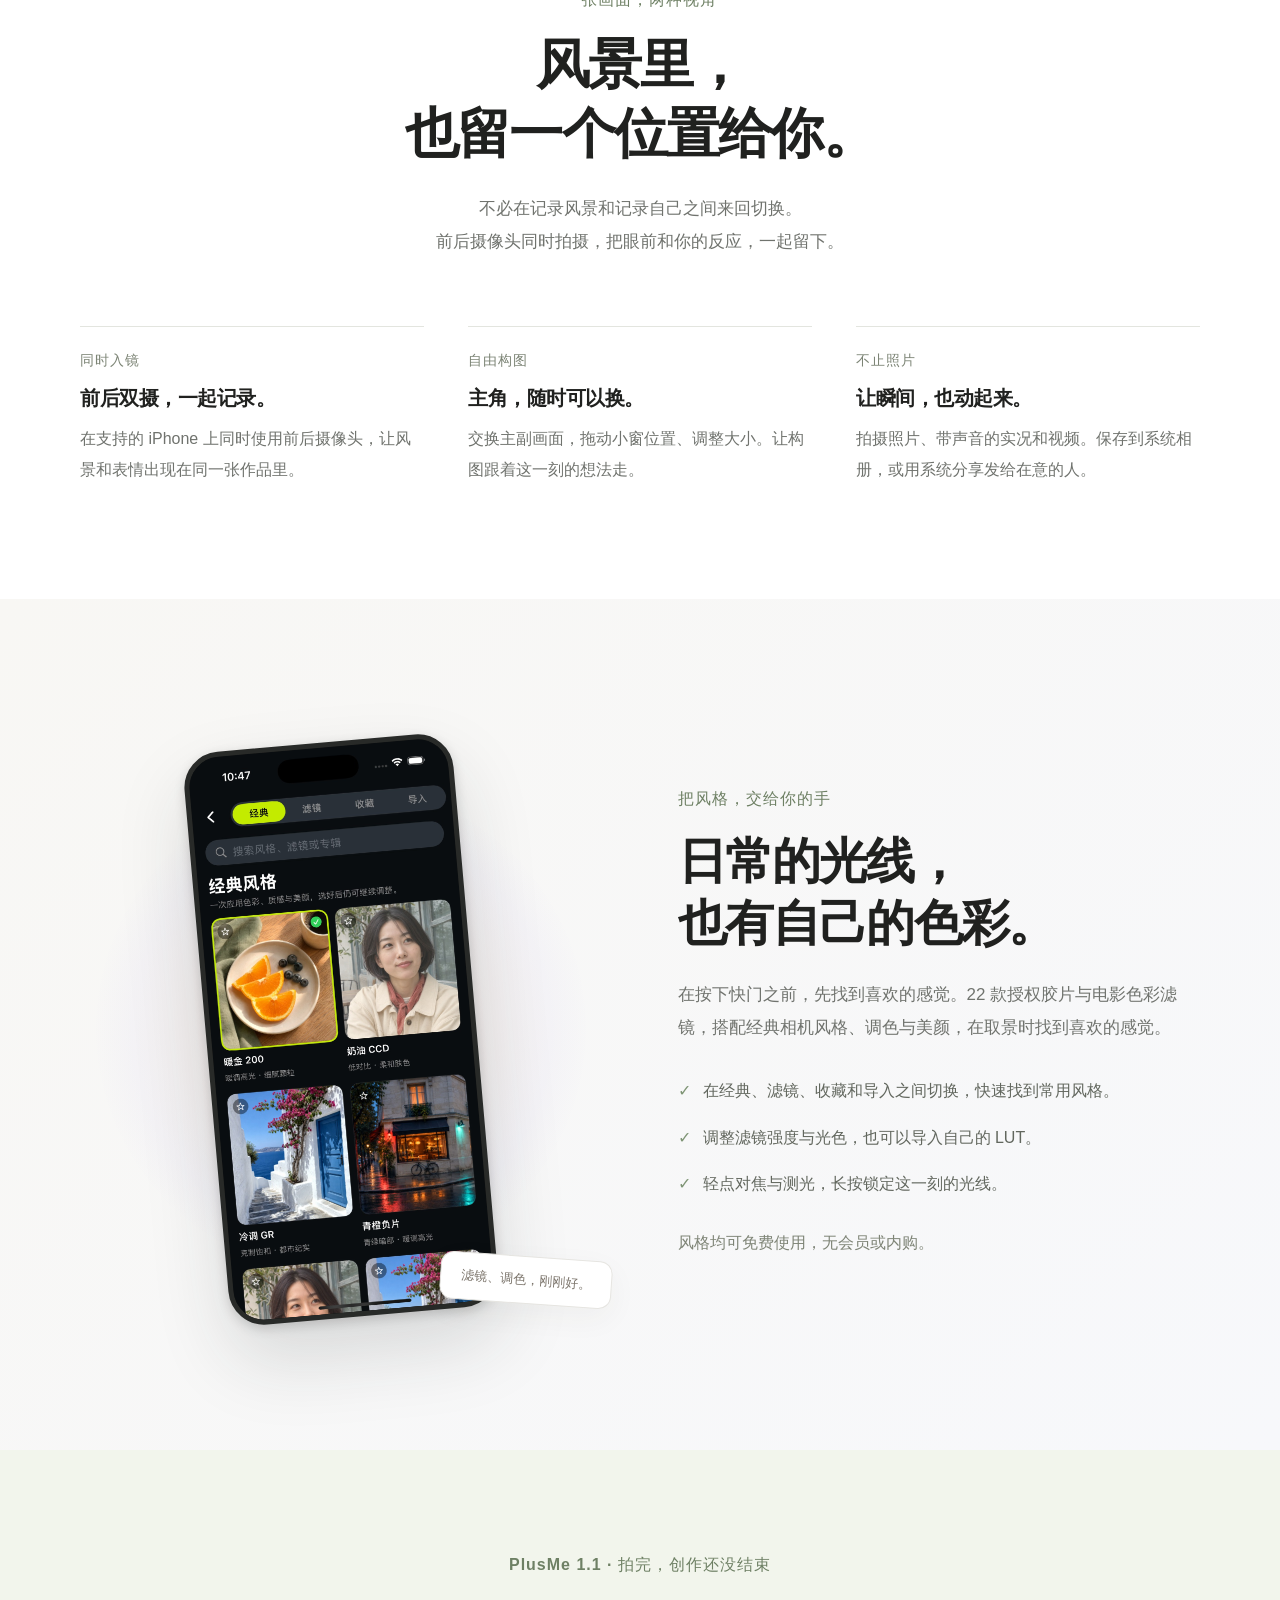
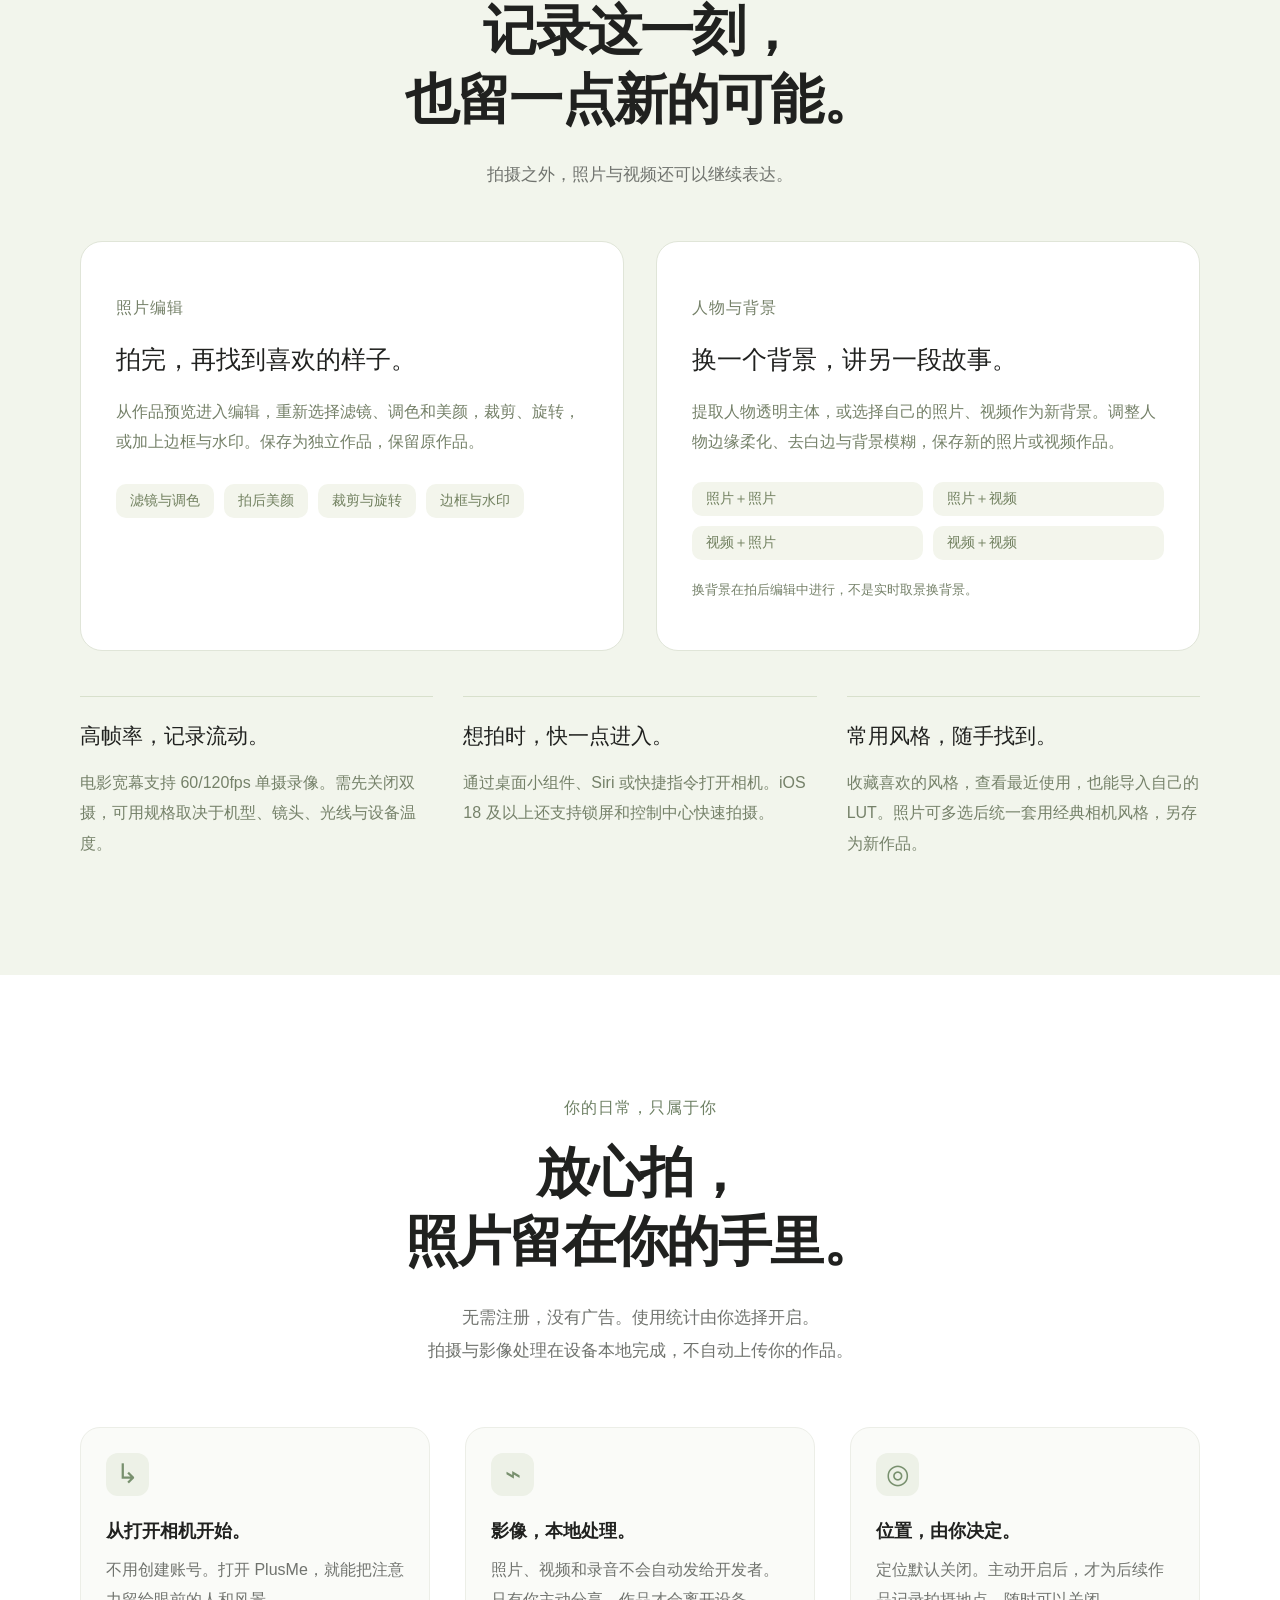
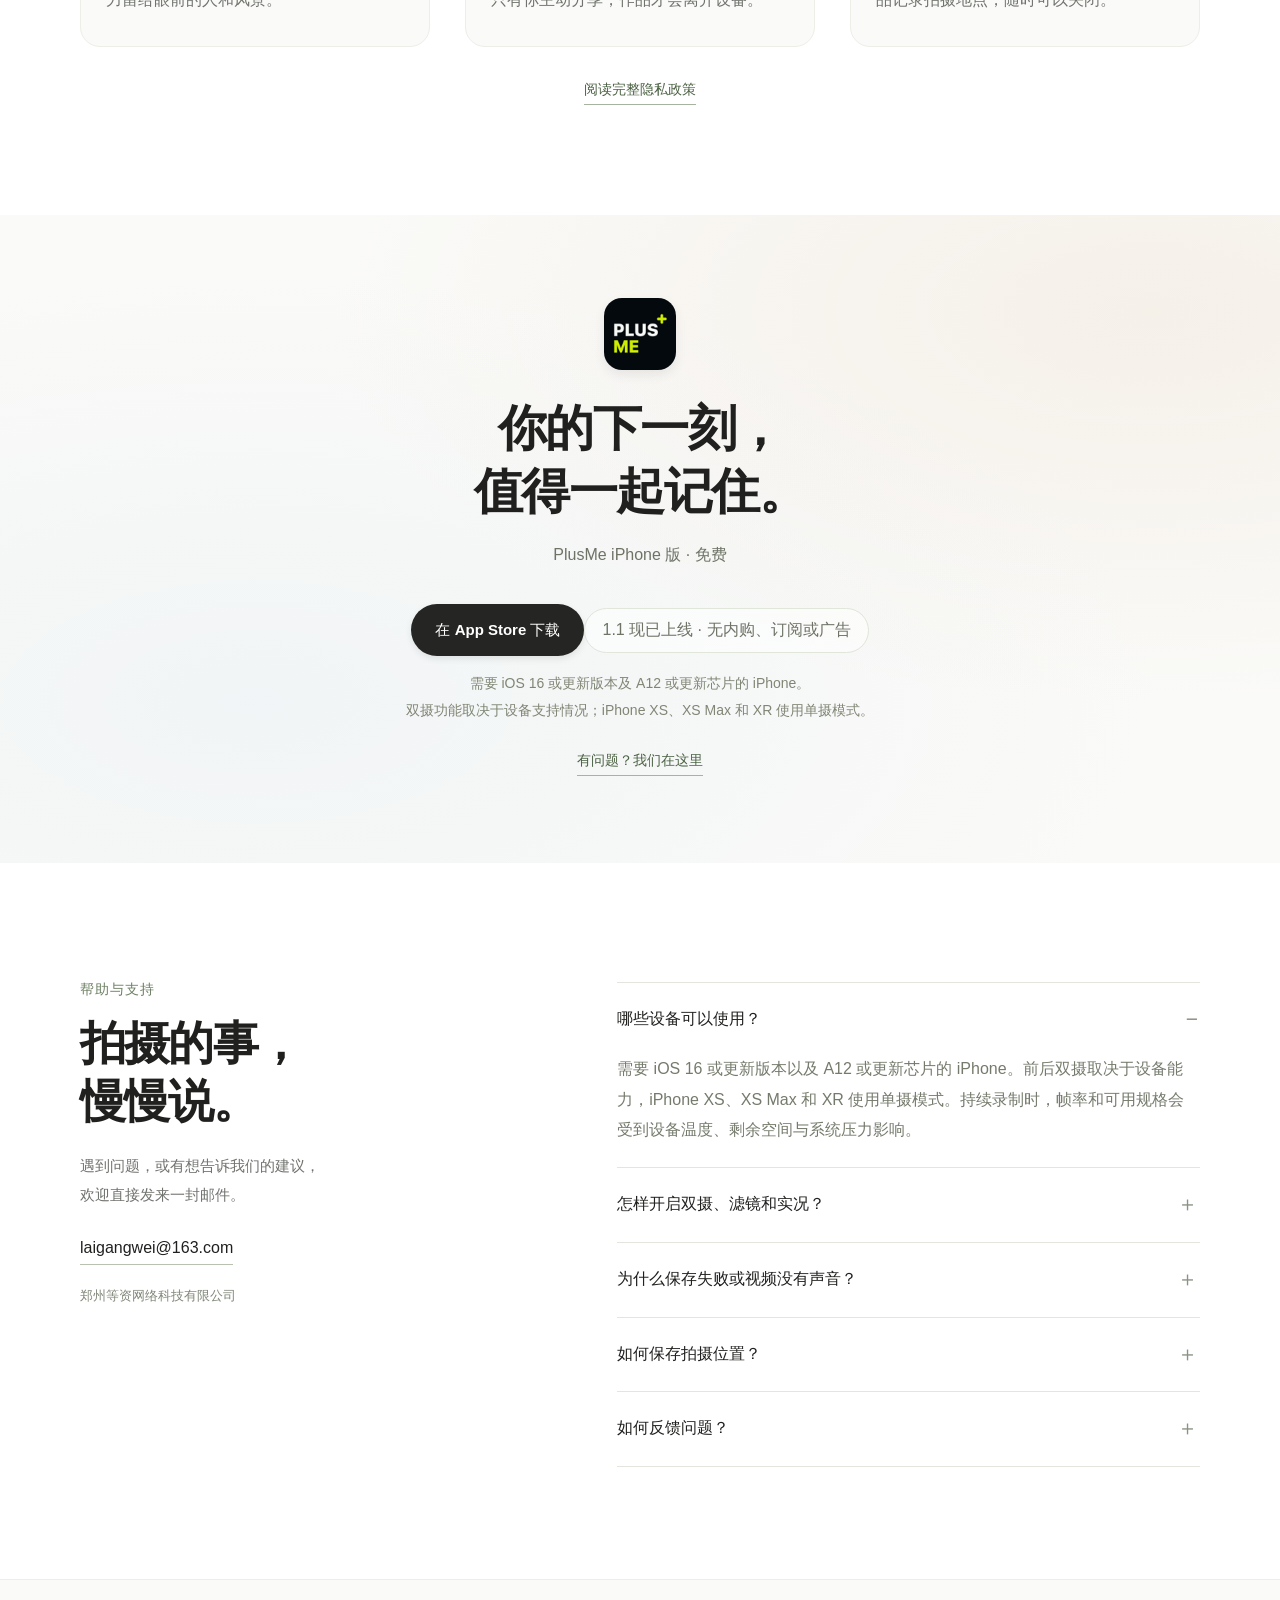
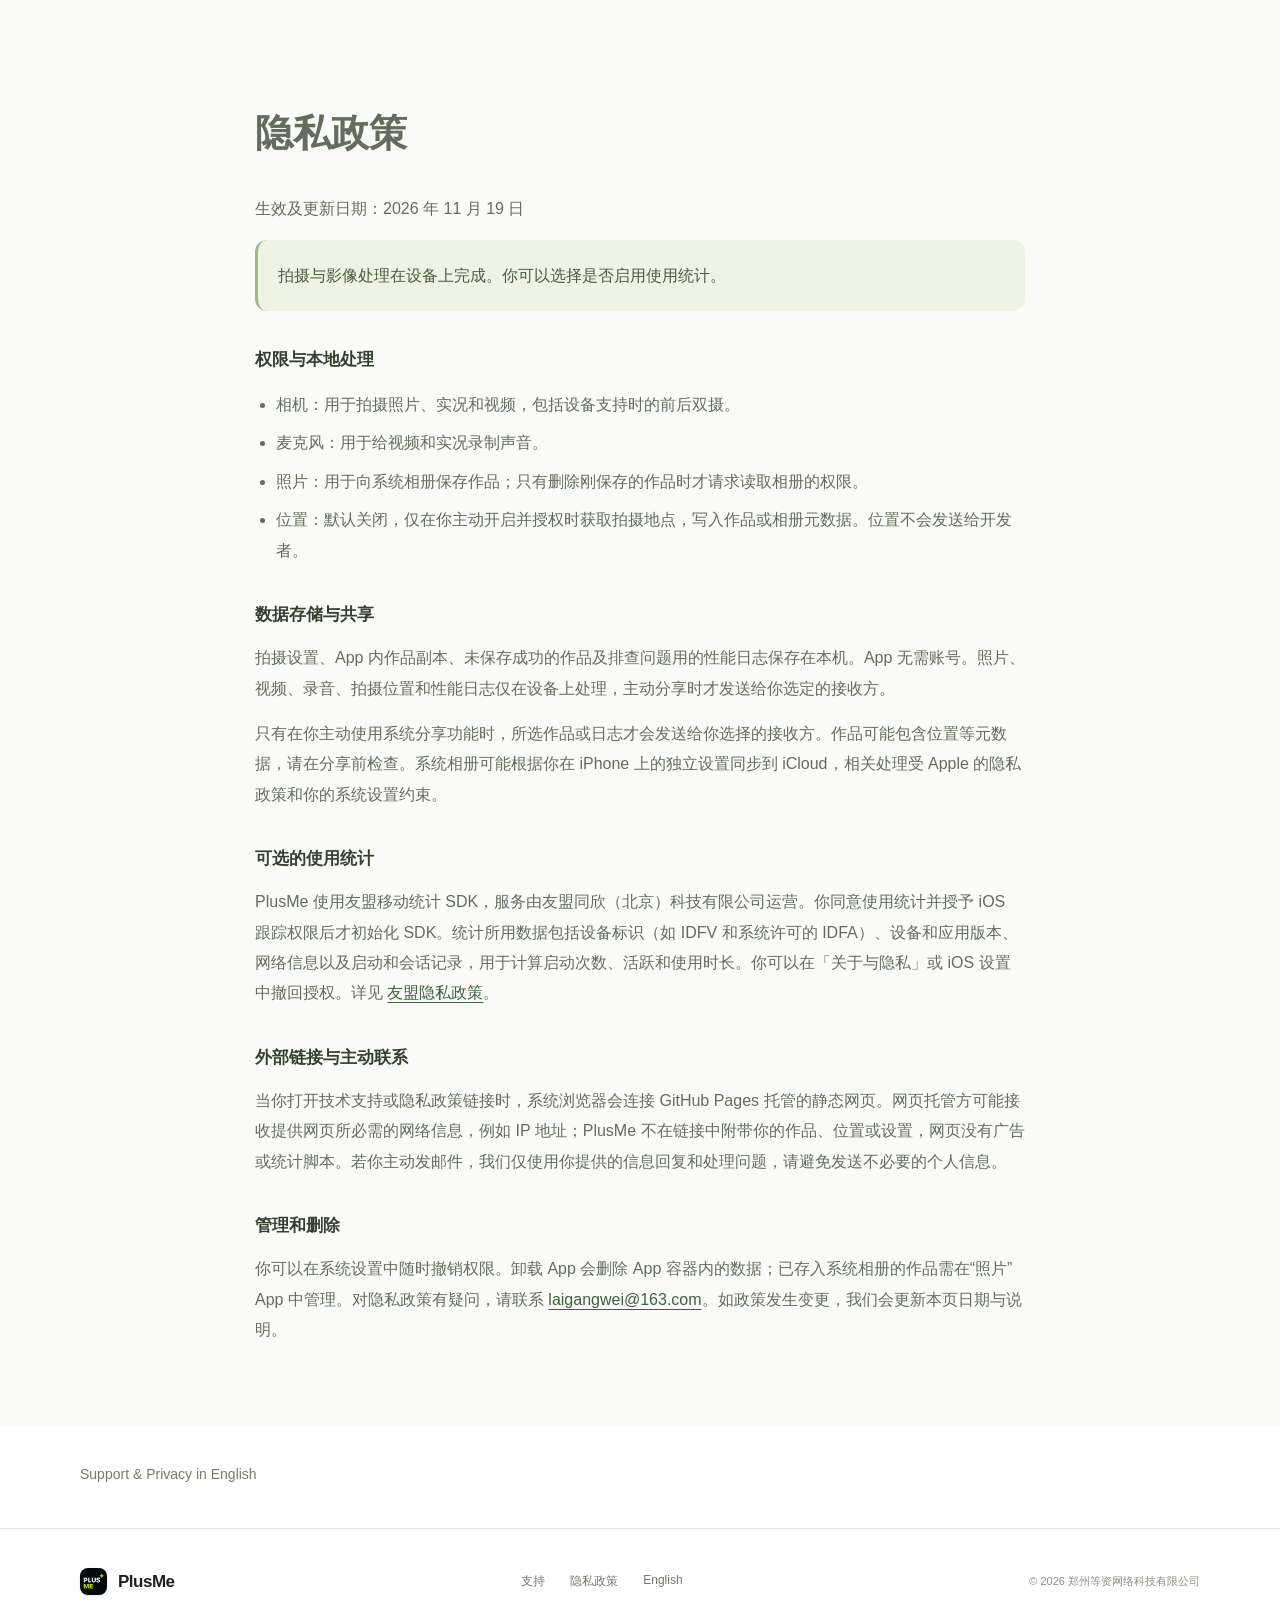
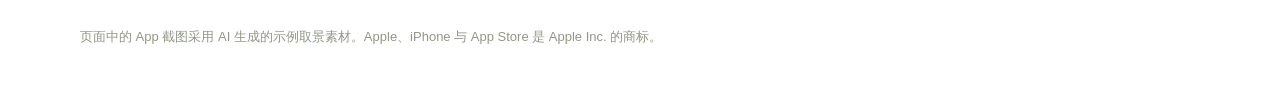
<file: plusme/index.html>
<!doctype html>
<html lang="zh-Hans">
<head>
  <meta charset="utf-8">
  <meta name="viewport" content="width=device-width, initial-scale=1">
  <meta name="theme-color" content="#fafaf7">
  <meta name="description" content="PlusMe 1.1：iPhone 前后双摄、实况、视频、22 款授权滤镜、拍后编辑与人物换背景。免费使用，无需注册，影像本机处理。">
  <meta property="og:title" content="PlusMe · 眼前的风景，此刻的自己。">
  <meta property="og:description" content="前后双摄，让两个视角一起入镜。照片、实况与视频，在 iPhone 上轻松记录。">
  <meta property="og:type" content="website">
  <title>PlusMe · 眼前的风景，此刻的自己。</title>
  <link rel="icon" href="assets/icon.png" type="image/png">
  <link rel="stylesheet" href="style.css?v=20261120-1.1">
</head>
<body>
<a class="skip-link" href="#main">跳到正文</a>
<header class="site-header">
  <div class="header-inner">
    <a class="brand" href="#main" aria-label="PlusMe 首页"><img src="assets/icon.png" alt="" width="32" height="32"><span>PlusMe</span></a>
    <nav class="main-nav" aria-label="页面导航"><a class="nav-feature" href="#capture">双摄</a><a class="nav-feature" href="#filters">风格</a><a class="nav-feature" href="#creative">拍后创作</a><a href="#support">支持</a><a href="#privacy">隐私政策</a></nav>
    <a class="header-action" href="https://apps.apple.com/app/id6832995599">获取 PlusMe</a>
  </div>
</header>
<main id="main">
  <section class="hero" aria-labelledby="hero-title">
    <div class="hero-glow" aria-hidden="true"></div>
    <div class="hero-content wrap">
      <p class="eyebrow-pill"><span class="status-dot" aria-hidden="true"></span> PlusMe 1.1 · 为 iPhone 而做</p>
      <h1 id="hero-title">眼前的风景，<br><span class="gradient-text">此刻的自己。</span></h1>
      <p class="hero-description">前后双摄，把风景和表情一起留下。<br class="desktop-break">拍摄照片、实况与视频，再用风格、编辑与换背景，继续完成你的作品。</p>
      <div class="hero-actions"><a class="button button-dark" href="https://apps.apple.com/app/id6832995599">在 App Store 下载</a><a class="button button-light" href="#capture">看看两种视角 </a></div>
      <p class="hero-meta">免费使用 <span>·</span> iOS 16 或更新版本 <span>·</span> 无需注册 <span>·</span> 本地处理</p>
    </div>
  </section>

  <section class="capture-section wrap" id="capture" aria-labelledby="capture-title">
    <div class="capture-stage">
      <div class="stage-orbit" aria-hidden="true"></div>
      <div class="stage-label label-left"><span class="label-dot"></span>你看见的世界</div>
      <figure class="phone phone-back"><a href="assets/video.jpg" target="_blank" rel="noopener noreferrer" aria-label="查看完整 App 截图"><img src="assets/video.jpg" alt="PlusMe 视频模式，前后两个视角一起录制，画面顶部显示录制时间。" width="598" height="1300" decoding="async"></a><figcaption class="sr-only">视频录制界面</figcaption></figure>
      <figure class="phone phone-front"><a href="assets/camera.jpg" target="_blank" rel="noopener noreferrer" aria-label="查看完整 App 截图"><img src="assets/camera.jpg" alt="PlusMe 照片模式，湖边风景作为主画面，自拍人像显示在右上角小窗。" width="598" height="1300" fetchpriority="high"></a><figcaption class="sr-only">双摄拍照界面</figcaption></figure>
      <div class="stage-label label-right"><span class="label-dot warm"></span>也有此刻的你</div>
    </div>
    <p class="image-note">点击截图可查看完整大图 · 示例取景素材为 AI 生成 · 双摄需设备支持</p>
    <div class="section-intro centered">
      <p class="eyebrow">一张画面，两种视角</p>
      <h2 id="capture-title">风景里，<br>也留一个位置给你。</h2>
      <p>不必在记录风景和记录自己之间来回切换。<br>前后摄像头同时拍摄，把眼前和你的反应，一起留下。</p>
    </div>
    <div class="feature-notes">
      <article><span class="feature-number">同时入镜</span><h3>前后双摄，一起记录。</h3><p>在支持的 iPhone 上同时使用前后摄像头，让风景和表情出现在同一张作品里。</p></article>
      <article><span class="feature-number">自由构图</span><h3>主角，随时可以换。</h3><p>交换主副画面，拖动小窗位置、调整大小。让构图跟着这一刻的想法走。</p></article>
      <article><span class="feature-number">不止照片</span><h3>让瞬间，也动起来。</h3><p>拍摄照片、带声音的实况和视频。保存到系统相册，或用系统分享发给在意的人。</p></article>
    </div>
  </section>

  <section class="filter-section" id="filters" aria-labelledby="filter-title">
    <div class="split-section wrap">
      <div class="filter-visual"><div class="filter-halo" aria-hidden="true"></div><figure class="phone filter-phone"><a href="assets/styles-library.jpg" target="_blank" rel="noopener noreferrer" aria-label="查看完整 App 截图"><img src="assets/styles-library.jpg" alt="PlusMe 实际风格库，包含经典、滤镜、收藏、导入及独立风格预览。" width="598" height="1300" loading="lazy" decoding="async"></a></figure><span class="visual-caption">滤镜、调色，刚刚好。</span></div>
      <div class="section-intro filter-copy"><p class="eyebrow">把风格，交给你的手</p><h2 id="filter-title">日常的光线，<br>也有自己的色彩。</h2><p>在按下快门之前，先找到喜欢的感觉。22 款授权胶片与电影色彩滤镜，搭配经典相机风格、调色与美颜，在取景时找到喜欢的感觉。</p><ul class="check-list"><li>在经典、滤镜、收藏和导入之间切换，快速找到常用风格。</li><li>调整滤镜强度与光色，也可以导入自己的 LUT。</li><li>轻点对焦与测光，长按锁定这一刻的光线。</li></ul><p class="quiet-note">风格均可免费使用，无会员或内购。</p></div>
    </div>
  </section>

<section class="creative-section" id="creative"><div class="wrap"><div class="section-intro centered"><p class="eyebrow">PlusMe 1.1 · 拍完，创作还没结束</p><h2>记录这一刻，<br>也留一点新的可能。</h2><p>拍摄之外，照片与视频还可以继续表达。</p></div><div class="creative-grid"><article><p class="creative-kicker">照片编辑</p><h3>拍完，再找到喜欢的样子。</h3><p>从作品预览进入编辑，重新选择滤镜、调色和美颜，裁剪、旋转，或加上边框与水印。保存为独立作品，保留原作品。</p><div class="task-tags"><span>滤镜与调色</span><span>拍后美颜</span><span>裁剪与旋转</span><span>边框与水印</span></div></article><article><p class="creative-kicker">人物与背景</p><h3>换一个背景，讲另一段故事。</h3><p>提取人物透明主体，或选择自己的照片、视频作为新背景。调整人物边缘柔化、去白边与背景模糊，保存新的照片或视频作品。</p><div class="background-matrix" aria-label="支持的前景与背景组合"><span>照片＋照片</span><span>照片＋视频</span><span>视频＋照片</span><span>视频＋视频</span></div><p class="creative-note">换背景在拍后编辑中进行，不是实时取景换背景。</p></article></div><div class="quick-features"><article><h3>高帧率，记录流动。</h3><p>电影宽幕支持 60/120fps 单摄录像。需先关闭双摄，可用规格取决于机型、镜头、光线与设备温度。</p></article><article><h3>想拍时，快一点进入。</h3><p>通过桌面小组件、Siri 或快捷指令打开相机。iOS 18 及以上还支持锁屏和控制中心快速拍摄。</p></article><article><h3>常用风格，随手找到。</h3><p>收藏喜欢的风格，查看最近使用，也能导入自己的 LUT。照片可多选后统一套用经典相机风格，另存为新作品。</p></article></div></div></section>
  <section class="privacy-promise wrap" aria-labelledby="promise-title"><div class="section-intro centered"><p class="eyebrow">你的日常，只属于你</p><h2 id="promise-title">放心拍，<br>照片留在你的手里。</h2><p>无需注册，没有广告。使用统计由你选择开启。<br>拍摄与影像处理在设备本地完成，不自动上传你的作品。</p></div><div class="promise-grid"><article><span class="promise-icon" aria-hidden="true">↳</span><h3>从打开相机开始。</h3><p>不用创建账号。打开 PlusMe，就能把注意力留给眼前的人和风景。</p></article><article><span class="promise-icon" aria-hidden="true">⌁</span><h3>影像，本地处理。</h3><p>照片、视频和录音不会自动发给开发者。只有你主动分享，作品才会离开设备。</p></article><article><span class="promise-icon" aria-hidden="true">◎</span><h3>位置，由你决定。</h3><p>定位默认关闭。主动开启后，才为后续作品记录拍摄地点，随时可以关闭。</p></article></div><a class="text-link" href="#privacy">阅读完整隐私政策 </a></section>

  <section class="availability" id="availability"><div class="wrap centered"><img class="app-icon-large" src="assets/icon.png" alt="PlusMe 图标" width="72" height="72" loading="lazy"><h2>你的下一刻，<br>值得一起记住。</h2><p>PlusMe iPhone 版 · 免费</p><a class="button button-dark" href="https://apps.apple.com/app/id6832995599">在 App Store 下载</a><p class="release-label">1.1 现已上线 · 无内购、订阅或广告</p><p class="compatibility">需要 iOS 16 或更新版本及 A12 或更新芯片的 iPhone。<br>双摄功能取决于设备支持情况；iPhone XS、XS Max 和 XR 使用单摄模式。</p><a class="text-link" href="#support">有问题？我们在这里 </a></div></section>

  <section class="support-section wrap" id="support" aria-labelledby="support-title"><div class="support-heading"><p class="eyebrow">帮助与支持</p><h2 id="support-title">拍摄的事，<br>慢慢说。</h2><p>遇到问题，或有想告诉我们的建议，<br>欢迎直接发来一封邮件。</p><a class="contact-link" href="mailto:laigangwei@163.com">laigangwei@163.com </a><p class="company-note">郑州等资网络科技有限公司</p></div><div class="faq-list"><details class="faq-item" open><summary>哪些设备可以使用？</summary><div class="faq-answer"><p>需要 iOS 16 或更新版本以及 A12 或更新芯片的 iPhone。前后双摄取决于设备能力，iPhone XS、XS Max 和 XR 使用单摄模式。持续录制时，帧率和可用规格会受到设备温度、剩余空间与系统压力影响。</p></div></details>
<details class="faq-item"><summary>怎样开启双摄、滤镜和实况？</summary><div class="faq-answer"><p>在相机顶栏切换双摄；点击取景画面的小窗按钮交换主副画面，拖动小窗调整位置。点击风格入口打开经典相机、滤镜、收藏或导入；也可继续调色和美颜；在底部切换照片或视频；在照片模式下，点击取景画面左上角的 LIVE 开启或关闭实况。</p></div></details>
<details class="faq-item"><summary>为什么保存失败或视频没有声音？</summary><div class="faq-answer"><p>请在“设置 → App → PlusMe”中检查相机、麦克风和照片权限，并确认设备有足够存储空间。未允许麦克风时视频没有声音；无法存入相册的作品会保留在 App 中，可稍后重试。请先保存重要作品，再卸载 App。</p></div></details>
<details class="faq-item"><summary>如何保存拍摄位置？</summary><div class="faq-answer"><p>定位默认关闭。点击顶栏定位图标开启并授权后，后续作品可带拍摄地点。你可以随时关闭或在系统设置中撤销权限。分享原始作品时，位置元数据也可能一并分享。</p></div></details>
<details class="faq-item"><summary>如何反馈问题？</summary><div class="faq-answer"><p>请通过上述邮箱提供机型、iOS 版本、App 版本和重现步骤。不要发送不希望披露的照片、视频或位置信息。性能日志不会自动上传，仅在你主动分享时发送给你选择的接收方。</p></div></details></div></section>

  <section class="policy-section" id="privacy"><div class="policy-wrap"><article class="policy-copy"><h2>隐私政策</h2><p>生效及更新日期：2026 年 11 月 19 日</p><div class="note">拍摄与影像处理在设备上完成。你可以选择是否启用使用统计。</div><h3>权限与本地处理</h3><ul><li>相机：用于拍摄照片、实况和视频，包括设备支持时的前后双摄。</li><li>麦克风：用于给视频和实况录制声音。</li><li>照片：用于向系统相册保存作品；只有删除刚保存的作品时才请求读取相册的权限。</li><li>位置：默认关闭，仅在你主动开启并授权时获取拍摄地点，写入作品或相册元数据。位置不会发送给开发者。</li></ul><h3>数据存储与共享</h3><p>拍摄设置、App 内作品副本、未保存成功的作品及排查问题用的性能日志保存在本机。App 无需账号。照片、视频、录音、拍摄位置和性能日志仅在设备上处理，主动分享时才发送给你选定的接收方。</p><p>只有在你主动使用系统分享功能时，所选作品或日志才会发送给你选择的接收方。作品可能包含位置等元数据，请在分享前检查。系统相册可能根据你在 iPhone 上的独立设置同步到 iCloud，相关处理受 Apple 的隐私政策和你的系统设置约束。</p><h3>可选的使用统计</h3><p>PlusMe 使用友盟移动统计 SDK，服务由友盟同欣（北京）科技有限公司运营。你同意使用统计并授予 iOS 跟踪权限后才初始化 SDK。统计所用数据包括设备标识（如 IDFV 和系统许可的 IDFA）、设备和应用版本、网络信息以及启动和会话记录，用于计算启动次数、活跃和使用时长。你可以在「关于与隐私」或 iOS 设置中撤回授权。详见 <a href="https://www.umeng.com/page/policy">友盟隐私政策</a>。</p><h3>外部链接与主动联系</h3><p>当你打开技术支持或隐私政策链接时，系统浏览器会连接 GitHub Pages 托管的静态网页。网页托管方可能接收提供网页所必需的网络信息，例如 IP 地址；PlusMe 不在链接中附带你的作品、位置或设置，网页没有广告或统计脚本。若你主动发邮件，我们仅使用你提供的信息回复和处理问题，请避免发送不必要的个人信息。</p><h3>管理和删除</h3><p>你可以在系统设置中随时撤销权限。卸载 App 会删除 App 容器内的数据；已存入系统相册的作品需在“照片”App 中管理。对隐私政策有疑问，请联系 <a href="mailto:laigangwei@163.com">laigangwei@163.com</a>。如政策发生变更，我们会更新本页日期与说明。</p></article></div></section>
  <section class="english-section wrap" id="english" lang="en"><details id="english-details"><summary>Support & Privacy in English</summary><div class="english-copy"><h2>Support & Privacy</h2><p>PlusMe is a free iPhone camera for photos, Live Photos and video, with front/rear dual capture on supported devices. Requires iOS 16 or later and an A12 or newer chip. iPhone XS, XS Max and XR use single-camera mode. Contact <a href="mailto:laigangwei@163.com">laigangwei@163.com</a> for help.</p><h3>Privacy policy · 19 November 2026</h3><p>Photos, video, audio, settings, optional capture location and diagnostic logs are processed or stored on your device. Usage statistics are optional. PlusMe requires no account and displays no advertisements. Camera, microphone and photo-library permissions support capture, recording and saving; photo-library reading is requested only to delete recently saved captures. Location is off by default and is requested only when you enable geotagging.</p><p>Capture data and diagnostic logs stay on your device until you initiate sharing using system controls. Shared media may contain location metadata. Your own iCloud Photos settings may sync saved media through Apple. Opening support or privacy links connects your browser to a static GitHub Pages website; the hosting provider may receive the network information needed to serve it. The app does not attach your media, location or settings to these links. This page has no analytics scripts. Information you voluntarily send by email is used to respond to your request.</p><p>Optional usage statistics use the Umeng Mobile Analytics SDK, operated by Umeng Tongxin (Beijing) Technology Co., Ltd. The SDK starts after you opt in and grant iOS tracking permission. Device identifiers (such as IDFV and system-authorized IDFA), device and app versions, network information, launches and session records are processed to measure launches, active use and usage time. You can withdraw consent in About &amp; Privacy or in iOS Settings. See the <a href="https://www.umeng.com/page/policy">Umeng Privacy Policy</a>.</p><p>Permissions can be revoked in iOS Settings. Uninstalling removes data inside the app; saved photo-library media must be managed separately. Developer: Zhengzhou Dengzi Network Technology Co., Ltd. Privacy questions: <a href="mailto:laigangwei@163.com">laigangwei@163.com</a>.</p></div></details></section>
</main>
<footer class="site-footer"><div class="footer-inner wrap"><a class="brand" href="#main"><img src="assets/icon.png" alt="" width="27" height="27"><span>PlusMe</span></a><nav aria-label="页脚"><a href="#support">支持</a><a href="#privacy">隐私政策</a><a href="#english" lang="en">English</a></nav><p>© 2026 郑州等资网络科技有限公司</p></div><p class="footer-note wrap">页面中的 App 截图采用 AI 生成的示例取景素材。Apple、iPhone 与 App Store 是 Apple Inc. 的商标。</p></footer>
<script>
function revealEnglish(){if(location.hash==='#english')document.getElementById('english-details').open=true;}
revealEnglish();window.addEventListener('hashchange',revealEnglish);
document.querySelectorAll('a[href="#english"]').forEach(function(link){link.addEventListener('click',function(){document.getElementById('english-details').open=true;});});
</script>
</body>
</html>
</file>
<file: light-shadow-border/style.css>
:root{color-scheme:light;--ink:#20221f;--muted:#74776f;--line:#e7e7df;--sage:#6d8061;--paper:#fbfaf7;font-family:-apple-system,BlinkMacSystemFont,"SF Pro Display","PingFang SC","Helvetica Neue",sans-serif}*{box-sizing:border-box}html{scroll-padding-top:92px}body{margin:0;background:#fff;color:var(--ink);-webkit-font-smoothing:antialiased}img{max-width:100%;display:block}figure,p{margin:0}a{color:inherit;text-decoration:none}button{font:inherit;cursor:pointer}a,button,summary{-webkit-tap-highlight-color:transparent}a:focus-visible,button:focus-visible,summary:focus-visible{outline:3px solid #8271bd;outline-offset:5px}button:disabled{cursor:default}.wrap{width:min(1120px,calc(100% - 64px));margin-inline:auto}.centered{text-align:center}.skip-link{position:fixed;left:20px;top:-100px;padding:12px;background:white;z-index:50;border:1px solid var(--line);border-radius:9px}.skip-link:focus{top:15px}
.site-header{position:sticky;top:0;z-index:20;background:#ffffffd9;backdrop-filter:blur(20px);-webkit-backdrop-filter:blur(20px);border-bottom:1px solid #26302308}.header-inner{height:76px;width:min(1300px,calc(100% - 80px));display:flex;align-items:center;justify-content:space-between;gap:24px;margin:auto}.brand{display:inline-flex;gap:11px;align-items:center;font-weight:650;font-size:19px;letter-spacing:-.4px}.brand img{border-radius:8px;box-shadow:0 1px 3px #00000015}.main-nav{display:flex;gap:30px;align-items:center;font-size:14px;color:#777a73}.main-nav a:hover{color:#3d5234}.header-action{background:#232522;color:white;font-size:13px;padding:10px 17px;border-radius:25px;display:flex;gap:14px}.button{display:inline-flex;gap:12px;align-items:center;justify-content:center;padding:14px 23px;border-radius:40px;min-height:51px;font-size:15px;font-weight:550;border:1px solid transparent}.button-dark{background:#252623;color:#fff;box-shadow:0 3px 7px #00000015}.button-dark:hover{background:#454a40}.button svg{width:18px;height:21px;fill:none;stroke:currentColor;stroke-width:1.4}.button-light{background:#ffffffb3;border:1px solid #dedfd7;color:#353b30}.button-light:hover{background:#f2f4ee}.text-link{display:inline-flex;gap:22px;align-items:center;border-bottom:1px solid #a6b09c;padding-bottom:6px;color:#4d6141;font-size:14px;font-weight:550}
.hero{position:relative;isolation:isolate;overflow:hidden;padding:87px 0 46px}.hero-glow{position:absolute;z-index:-1;inset:0 0 38%;pointer-events:none;background:radial-gradient(ellipse at 9% 8%,#d7e8f1bf,transparent 45%),radial-gradient(ellipse at 93% 10%,#efdae4ad,transparent 43%),radial-gradient(ellipse at 55% 53%,#f7f0de75,transparent 64%)}.hero-content{text-align:center}.eyebrow-pill{display:inline-flex;align-items:center;gap:10px;font-size:13px;color:#777b70;background:#ffffffb8;border:1px solid #ffffff;border-radius:30px;padding:9px 16px;margin-bottom:28px;box-shadow:0 3px 9px #363b2107}.color-dot{width:8px;height:8px;border-radius:50%;background:linear-gradient(135deg,#a190c7,#83aca6 55%,#e3bc80);box-shadow:0 0 0 4px #e6e8dd55}.hero h1{font-size:clamp(48px,6.2vw,80px);letter-spacing:-3.5px;line-height:1.23;font-weight:760;margin:0 0 27px}.gradient-text{background:linear-gradient(106deg,#7966b8 4%,#5683aa 35%,#648f76 63%,#b49256 90%);color:transparent;background-clip:text;-webkit-background-clip:text}.hero-description{font-size:18px;line-height:1.9;color:#767b6f;max-width:770px;margin:0 auto 30px}.hero-actions{display:flex;justify-content:center;gap:12px;align-items:center;flex-wrap:wrap}.hero-meta{font-size:11px;color:#868b7e;line-height:1.9;margin-top:18px}.hero-meta span{margin:0 8px}.hero-gallery{height:600px;max-width:1100px;position:relative;margin-top:42px;isolation:isolate}.hero-gallery:before{content:"";position:absolute;z-index:-1;inset:60px 0 0;background:radial-gradient(ellipse,#e8e6da94,transparent 68%)}.art-card{background:white;box-shadow:0 25px 65px #383e2924,0 2px 6px #292c2312;border:1px solid #f3f1e9;position:absolute}.art-card img{width:100%;object-fit:cover}.art-city{left:7%;top:80px;width:290px;padding:15px 15px 0;transform:rotate(-9deg)}.art-city img{aspect-ratio:3/4}.art-city figcaption{padding:16px 2px 21px;display:flex;flex-direction:column;gap:7px;font-size:14px}.art-city small{font-size:8px;letter-spacing:1.8px;color:#999482}.art-coast{width:330px;left:calc(50% - 165px);top:17px;padding:15px;z-index:2;transform:rotate(2deg)}.art-coast img{aspect-ratio:3/4}.art-coast figcaption{display:flex;align-items:center;gap:13px;padding:20px 2px 3px;font-size:9px;color:#4f5c4d}.art-coast strong{font-size:13px;font-weight:680}.art-coast small{display:block;font-size:8px;margin-top:6px;color:#8d9483}.art-coast .tiny-rule{width:1px;height:30px;background:#dfe2d8;margin-left:auto}.art-coast figcaption>span:last-child{font-size:9px;line-height:1.7;letter-spacing:1px}.art-flowers{right:5%;top:110px;width:310px;padding:20px;background:#e9e7d9;transform:rotate(9deg);border-color:#e9e7d9}.art-flowers img{aspect-ratio:1;object-position:60% center}.art-flowers figcaption{border-top:1px dashed #b4b6a1;background:white;position:relative;display:flex;justify-content:space-between;align-items:center;padding:24px 16px 27px;color:#68775a}.art-flowers figcaption:before,.art-flowers figcaption:after{content:"";position:absolute;top:-10px;width:20px;height:20px;background:#e9e7d9;border-radius:50%}.art-flowers figcaption:before{left:-10px}.art-flowers figcaption:after{right:-10px}.art-flowers strong{font-size:21px;line-height:1.6}.flower-stamp{font-size:9px;letter-spacing:1px;line-height:1.8;border:1px solid #c4c9b8;border-radius:50%;padding:14px 8px;transform:rotate(12deg)}.gallery-note{position:absolute;font-size:12px;z-index:3;background:#fffffff0;box-shadow:0 4px 15px #3b3e2a09;border:1px solid #e8e8de;border-radius:11px;padding:13px 17px;color:#7d826e}.note-one{left:0;top:360px;transform:rotate(-6deg)}.note-two{right:0;top:440px;transform:rotate(5deg)}.image-note{font-size:11px;line-height:1.8;text-align:center;color:#8c9182;margin-top:18px}
.section-intro h2{font-size:clamp(36px,4.2vw,52px);line-height:1.3;font-weight:710;letter-spacing:-1.8px;margin:13px 0 23px}.section-intro>p:not(.eyebrow){font-size:17px;line-height:1.95;color:var(--muted)}.eyebrow{font-size:13px;letter-spacing:.7px;color:#7b8a6c;font-weight:550;margin:0}.playground-section{padding-top:80px;padding-bottom:100px}.playground{display:grid;grid-template-columns:1.35fr .8fr;gap:58px;margin-top:56px;align-items:center}.preview-stage{position:relative;isolation:isolate;min-height:566px;display:flex;justify-content:center;align-items:center;background:#f2f1e9;border:1px solid #eeeee7;border-radius:27px;padding:42px;overflow:hidden}.demo-frame{width:100%;max-width:430px;padding:23px;background:white;box-shadow:0 16px 35px #34382a20;transition:padding .25s,background .25s,border-radius .25s;position:relative;isolation:isolate;overflow:hidden}.demo-frame>img{width:100%;height:340px;object-fit:cover;object-position:center}.frame-caption{display:flex;justify-content:space-between;align-items:center;gap:20px;padding-top:25px;color:#5c6551}.frame-caption strong{display:block;font-size:18px;font-weight:580}.frame-subtitle{display:block;font-size:7px;letter-spacing:1.2px;margin-top:9px;color:#949b88}.frame-mark{font-size:22px;font-weight:750;flex:none}.palette-strip{display:none}.demo-frame[data-style="watermark"]{padding:0;background:white}.demo-frame[data-style="watermark"]>img{height:350px}.demo-frame[data-style="watermark"] .frame-caption{padding:25px 23px 28px;flex-direction:row-reverse}.demo-frame[data-style="watermark"] .frame-mark{border-right:1px solid #e6e7df;padding-right:20px;color:#424e38;font-size:25px}.demo-frame[data-style="watermark"] .frame-caption strong{font-size:16px}.demo-frame[data-style="ticket"]{padding:20px;border-radius:20px;background:#dfe7dc}.demo-frame[data-style="ticket"]>img{height:300px;border-radius:12px 12px 0 0}.demo-frame[data-style="ticket"] .frame-caption{position:relative;background:white;border-top:1px dashed #b6c4b0;padding:25px 20px}.demo-frame[data-style="ticket"] .frame-caption:before,.demo-frame[data-style="ticket"] .frame-caption:after{content:"";position:absolute;top:-11px;border-radius:50%;width:22px;height:22px;background:#dfe7dc}.demo-frame[data-style="ticket"] .frame-caption:before{left:-11px}.demo-frame[data-style="ticket"] .frame-caption:after{right:-11px}.demo-frame[data-style="ticket"] .frame-mark{font-size:0;width:47px;height:35px;background:repeating-linear-gradient(90deg,#758c69 0 2px,white 2px 4px,#758c69 4px 5px,white 5px 7px)}.demo-frame[data-style="glass"]{padding:0;background:#323b31;border-radius:16px}.demo-frame[data-style="glass"]>img{height:435px}.demo-frame[data-style="glass"] .frame-caption{display:none}.demo-frame[data-style="glass"] .palette-strip{display:flex;align-items:center;gap:10px;position:absolute;bottom:18px;left:18px;right:18px;background:#fafbf5b8;backdrop-filter:blur(15px);-webkit-backdrop-filter:blur(15px);padding:18px 14px;border:1px solid #ffffff6b;border-radius:15px}.palette-strip>span{width:32px;height:32px;border-radius:50%;background:var(--swatch);flex:none}.palette-strip small{font-size:7px;letter-spacing:.6px;line-height:1.8;margin-left:auto;color:#46513f}.control-label{font-size:10px;color:#949985;letter-spacing:1.4px;margin:0 0 15px}.style-options{display:grid;gap:10px}.style-option{border:1px solid #e6e8df;border-radius:13px;padding:15px 17px;background:white;text-align:left;display:flex;align-items:center;gap:15px;color:#5d6653;transition:background .2s,border-color .2s}.style-option:hover{background:#f8f9f5}.style-option.selected{background:#f0f3e9;border-color:#b3bf9e}.style-symbol{font-size:26px;line-height:1;width:30px;color:#8b9b75}.style-option>span:nth-child(2){font-size:15px;font-weight:570}.style-option small{font-size:11px;font-weight:400;display:block;color:#8a917e;margin-top:6px}.selected-mark{margin-left:auto;visibility:hidden;color:#788b5c}.selected .selected-mark{visibility:visible}.photo-picker{margin-top:30px}.photo-options{display:flex;gap:13px}.photo-option{padding:0 0 6px;border:0;background:transparent;font-size:11px;color:#838b76}.photo-option img{width:63px;height:63px;object-fit:cover;border-radius:9px;border:2px solid transparent;padding:2px;box-sizing:content-box}.photo-option.selected img{border-color:#a1b080}.photo-option span{display:block;margin-top:7px}.demo-note{font-size:12px;color:#6e7e5d;margin-top:18px}.demo-disclaimer{font-size:10px;line-height:1.85;color:#939b85;margin-top:8px;max-width:290px}
.templates-section{padding:90px 0 75px;background:linear-gradient(135deg,#f9f8f4,#f6f8f5)}.template-grid{display:grid;grid-template-columns:repeat(3,1fr);gap:29px;margin-top:54px}.template-art{height:365px;padding:18px;border:1px solid #e5e7df;border-radius:20px;background:#edece6;display:flex;align-items:center;justify-content:center}.template-art img{display:block;width:100%;height:100%;object-fit:contain;object-position:center}.template-index{display:block;color:#8a947c;font-size:10px;letter-spacing:1px;margin-top:25px}.template-card h3{font-size:19px;font-weight:580;line-height:1.6;letter-spacing:-.4px;margin:12px 0}.template-card>p{font-size:14px;color:#7b8172;line-height:1.9}.templates-section .image-note{margin-top:35px}.features-section{padding-top:100px;padding-bottom:100px}.feature-grid{display:grid;grid-template-columns:repeat(4,1fr);gap:34px;margin-top:52px}.feature-grid article{border-top:1px solid var(--line);padding-top:25px}.feature-symbol{font-size:26px;color:#81936c;line-height:1.3;font-weight:500}.feature-grid h3{font-size:17px;font-weight:600;line-height:1.6;margin:20px 0 12px}.feature-grid p{font-size:13px;line-height:1.95;color:#808875}.workflow-section{padding:90px 0;background:#fafaf7;border-block:1px solid #edeee8}.workflow-inner{display:grid;grid-template-columns:1fr 1fr;gap:100px;align-items:center}.workflow-section .text-link{margin-top:30px}.workflow{margin:0;padding:0;list-style:none}.workflow li{display:flex;gap:27px;padding:25px 0;border-bottom:1px solid #e5e8dd}.workflow li:first-child{padding-top:0}.workflow li:last-child{border:0;padding-bottom:0}.step-number{font-size:12px;color:#9ca58e;letter-spacing:1px;padding-top:6px;flex:none}.workflow h3{font-size:20px;font-weight:580;letter-spacing:-.3px;margin:0 0 10px}.workflow p{font-size:14px;line-height:1.9;color:#7f8773}
.download-section{padding-top:100px;padding-bottom:95px}.large-icon{margin:0 auto 26px;border-radius:19px;box-shadow:0 5px 13px #00000010}.download-grid{display:grid;grid-template-columns:repeat(3,1fr);gap:23px;margin-top:48px}.download-grid article{border:1px solid #e5e7df;border-radius:20px;padding:27px 25px 28px;background:linear-gradient(145deg,#fbfcf8,#fff);position:relative}.platform-type{font-size:11px;color:#9b9f91;letter-spacing:.5px}.download-grid h3{font-size:28px;font-weight:620;margin:13px 0 15px;letter-spacing:-.7px}.download-grid p{font-size:13px;line-height:1.95;color:#7c8570;min-height:56px;margin-bottom:23px}.download-grid .button{font-size:13px;padding:11px 17px;min-height:45px}.download-note{font-size:11px;line-height:1.9;text-align:center;color:#969e89;margin-top:24px}.copy-status{display:block;font-size:10px;line-height:1.8;color:#7f8d6e;margin-top:12px}.copy-status:empty{display:none}.support-section{background:radial-gradient(ellipse at 3% 4%,#edf1f278,transparent 65%),#fafaf7;padding:90px 0}.support-inner{display:grid;grid-template-columns:1fr 1.1fr;gap:100px}.contact-link{display:inline-flex;gap:24px;align-items:center;font-size:18px;border-bottom:1px solid #b3bba6;padding-bottom:7px;margin-top:29px}.company-note{font-size:12px!important;color:#979d8c!important;margin-top:17px}.faq-list details{border-bottom:1px solid #e1e5d9}.faq-list details:first-child{border-top:1px solid #e1e5d9}.faq-list summary{position:relative;cursor:pointer;list-style:none;font-size:16px;font-weight:550;padding:23px 30px 23px 0;line-height:1.7}.faq-list summary::-webkit-details-marker{display:none}.faq-list summary:after{content:"＋";position:absolute;right:1px;top:22px;color:#8b9779;font-size:19px;font-weight:400}.faq-list details[open] summary:after{content:"−"}.faq-list details>p{font-size:13px;color:#7c8670;line-height:1.95;padding-bottom:21px}.faq-list p a{color:#577044;text-decoration:underline;text-underline-offset:3px}.site-footer{padding:33px 0 27px;border-top:1px solid #e5e8df}.footer-inner{display:flex;align-items:center;justify-content:space-between;gap:25px;flex-wrap:wrap}.site-footer .brand{font-size:16px}.site-footer nav{display:flex;gap:23px;font-size:12px;color:#7f8873}.footer-inner>p{font-size:11px;color:#929b85}.footer-note{font-size:10px;color:#a0a792;line-height:1.9;margin-top:24px}
@media(max-width:1000px){.header-inner{width:calc(100% - 48px)}.main-nav{gap:22px}.hero-gallery{height:550px}.art-city{width:250px;left:4%;top:90px}.art-coast{width:300px;left:calc(50% - 150px)}.art-flowers{width:260px;right:2%;top:105px}.note-one{top:360px}.note-two{top:425px}.playground{gap:32px;grid-template-columns:1.1fr .8fr}.preview-stage{padding:30px;min-height:550px}.demo-frame{padding:19px}.demo-frame>img{height:310px}.frame-caption strong{font-size:16px}.template-grid{gap:20px}.template-art{height:310px}.feature-grid{gap:22px}.workflow-inner,.support-inner{gap:55px}.download-grid{gap:15px}.download-grid article{padding:25px 20px}.download-grid h3{font-size:25px}.download-grid p{font-size:12px}}
@media(max-width:760px){.main-nav .nav-secondary{display:none}.wrap{width:calc(100% - 40px)}.header-inner{width:calc(100% - 36px);height:67px;gap:18px}.brand{font-size:17px;gap:8px}.brand img{width:29px;height:29px}.header-action{font-size:12px;padding:9px 13px;gap:8px}.main-nav{gap:17px;font-size:12px}.main-nav a:nth-child(2){display:none}.hero{padding-top:62px;padding-bottom:34px}.hero h1{font-size:clamp(37px,7.6vw,60px);letter-spacing:-2px}.hero-description{font-size:16px}.hero-gallery{height:470px;margin-top:34px}.art-city{width:215px;left:3%;top:90px}.art-coast{width:255px;left:calc(50% - 127px);padding:12px}.art-coast figcaption{padding-top:17px;gap:8px}.art-coast strong{font-size:11px}.art-coast small{font-size:7px}.art-flowers{width:220px;right:1%;top:105px;padding:14px}.art-flowers strong{font-size:17px}.art-flowers figcaption{padding:18px 11px}.flower-stamp{font-size:7px;padding:12px 7px}.gallery-note{font-size:10px;padding:11px 13px}.note-one{top:320px}.note-two{top:365px}.playground-section{padding-top:60px;padding-bottom:65px}.section-intro h2{font-size:38px;letter-spacing:-1px}.section-intro>p:not(.eyebrow){font-size:15px}.eyebrow{font-size:11px}.playground{grid-template-columns:1fr;gap:27px;margin-top:34px}.preview-stage{min-height:530px}.demo-frame{max-width:410px}.preview-controls{display:grid;grid-template-columns:1fr .8fr;gap:0 30px}.photo-picker{margin-top:0}.style-options{gap:9px}.style-option{padding:12px}.style-option>span:nth-child(2){font-size:13px}.style-option small{font-size:10px}.style-symbol{font-size:23px;width:24px}.photo-options{flex-wrap:wrap;gap:11px}.demo-note,.demo-disclaimer{grid-column:1/-1}.templates-section{padding:65px 0 55px}.template-grid{grid-template-columns:1fr;gap:40px;margin-top:36px}.template-card{display:grid;grid-template-columns:1fr 1fr;gap:0 24px;align-items:start}.template-art{grid-row:1/4;height:300px}.template-index{margin-top:30px}.template-card h3{font-size:21px}.template-card>p{font-size:14px}.features-section{padding-top:68px;padding-bottom:68px}.feature-grid{grid-template-columns:1fr 1fr;gap:34px 26px;margin-top:35px}.feature-grid h3{font-size:17px}.workflow-section{padding:65px 0}.workflow-inner,.support-inner{grid-template-columns:1fr;gap:42px}.workflow li{gap:24px;padding:22px 0}.workflow h3{font-size:19px}.download-section{padding-top:70px;padding-bottom:65px}.download-grid{grid-template-columns:1fr;gap:15px;margin-top:32px}.download-grid article{padding:25px;display:grid;grid-template-columns:1fr auto;gap:0 20px;align-items:start}.platform-type,.download-grid h3,.download-grid p{grid-column:1}.download-grid h3{font-size:26px;margin:9px 0 11px}.download-grid p{margin:0;min-height:auto;font-size:13px}.download-grid .button{grid-column:2;grid-row:2/4;align-self:center;font-size:12px;max-width:160px;padding:12px 14px}.copy-status{grid-column:1/-1}.support-section{padding:67px 0}.contact-link{font-size:17px}.faq-list summary{font-size:15px}.footer-inner{gap:23px}.footer-inner>p{width:100%;font-size:10px}.site-footer nav{font-size:11px;gap:18px}.footer-note{font-size:9px}.image-note{font-size:10px}}
@media(max-width:480px){.main-nav a:first-child{display:none}.header-action{font-size:11px}.hero{padding-top:52px}.eyebrow-pill{font-size:11px;padding:8px 13px;margin-bottom:24px}.hero h1{font-size:clamp(33px,9vw,43px);letter-spacing:-1.4px;line-height:1.3;margin-bottom:22px}.hero-description{font-size:14px;line-height:1.9;max-width:350px;margin-bottom:25px}.button{font-size:13px;min-height:47px;padding:13px 17px;gap:8px}.button svg{width:15px}.hero-actions{gap:10px}.hero-meta{font-size:9px;max-width:310px;margin:16px auto 0}.hero-meta span{margin:0 4px}.hero-gallery{height:400px;margin-top:20px;width:calc(100% - 26px)}.art-city{width:160px;left:1%;top:83px;padding:9px 9px 0;transform:rotate(-12deg)}.art-city figcaption{padding:12px 2px 15px;font-size:10px;gap:5px}.art-city small{font-size:6px;letter-spacing:.8px}.art-coast{width:198px;left:calc(50% - 99px);top:21px;padding:9px;transform:rotate(2deg)}.art-coast figcaption{padding:14px 0 2px;gap:7px}.art-coast strong{font-size:9px}.art-coast small{font-size:6px;max-width:100px}.art-coast figcaption>span:last-child{font-size:6px;letter-spacing:.5px}.art-coast .tiny-rule{height:22px}.art-flowers{width:160px;right:0;top:117px;padding:10px;transform:rotate(11deg)}.art-flowers figcaption{padding:15px 9px}.art-flowers strong{font-size:13px;line-height:1.7}.flower-stamp{font-size:5px;padding:10px 5px}.gallery-note{font-size:9px;padding:10px 11px}.note-one{top:300px;left:1%}.note-two{top:345px;right:1%}.image-note{font-size:9px;padding-inline:15px;line-height:1.9}.section-intro h2{font-size:34px}.section-intro>p:not(.eyebrow){font-size:14px}.playground-section{padding-top:42px}.preview-stage{padding:25px 20px;min-height:460px;border-radius:21px}.demo-frame{padding:19px}.demo-frame>img{height:280px}.frame-caption{padding-top:21px;gap:10px}.frame-caption strong{font-size:16px}.frame-subtitle{font-size:6px;letter-spacing:.5px}.frame-mark{font-size:19px}.demo-frame[data-style="watermark"]>img{height:300px}.demo-frame[data-style="watermark"] .frame-caption{padding:21px 17px}.demo-frame[data-style="watermark"] .frame-mark{font-size:23px;padding-right:13px}.demo-frame[data-style="ticket"]{padding:16px}.demo-frame[data-style="ticket"]>img{height:255px}.demo-frame[data-style="ticket"] .frame-caption{padding:22px 15px}.demo-frame[data-style="glass"]>img{height:385px}.demo-frame[data-style="glass"] .palette-strip{left:12px;right:12px;padding:15px 10px;gap:8px}.palette-strip>span{width:28px;height:28px}.palette-strip small{font-size:5.5px;letter-spacing:.3px}.preview-controls{display:block}.style-options{grid-template-columns:1fr 1fr;gap:9px}.style-option{padding:12px 10px;gap:8px}.style-option small{font-size:9px;line-height:1.6;max-width:120px}.style-symbol{font-size:21px;width:22px}.style-option>span:nth-child(2){font-size:12px}.selected-mark{font-size:10px}.photo-picker{margin-top:23px}.photo-options{gap:14px}.photo-option img{width:58px;height:58px}.control-label{font-size:9px}.demo-note{margin-top:20px}.demo-disclaimer{max-width:none;font-size:9px}.template-card{display:block}.template-art{height:350px}.template-index{margin-top:23px}.template-card h3{font-size:20px;margin:10px 0}.template-card>p{font-size:13px}.feature-grid{gap:31px 21px}.feature-grid h3{font-size:15px}.feature-grid p{font-size:12px}.feature-symbol{font-size:24px}.workflow h3{font-size:18px}.workflow p{font-size:13px}.workflow li{gap:20px}.download-grid article{display:block;padding:25px}.download-grid p{margin-bottom:19px}.download-grid .button{max-width:none;min-height:44px;font-size:13px}.download-note{font-size:10px}.download-section .section-intro h2{font-size:32px}.large-icon{width:64px;height:64px;border-radius:16px}.faq-list details>p{font-size:12px}.site-footer .brand{font-size:15px}.site-footer nav{gap:15px;font-size:10px}.footer-inner{gap:21px 15px}}
@media(prefers-reduced-motion:reduce){*,*:before,*:after{transition:none!important}}

.about-section{padding-top:94px;padding-bottom:93px;display:grid;grid-template-columns:.95fr 1.05fr;gap:96px;align-items:center;border-bottom:1px solid #edf0e7}.about-visual{min-height:370px;border-radius:28px;background:radial-gradient(ellipse at 10% 5%,#e4ecf0,transparent 62%),radial-gradient(ellipse at 96% 95%,#eae9dc,transparent 59%),#f7f7f2;padding:46px 40px;position:relative}.about-visual>img{border-radius:17px;box-shadow:0 5px 15px #36402d12}.about-visual>p{font-size:39px;line-height:1.45;letter-spacing:-1px;font-weight:620;margin-top:28px}.about-visual>p>span{color:#7d8d70}.about-visual>small{display:block;margin-top:34px;font-size:9px;letter-spacing:1.8px;color:#9ca28e}.about-copy h2{font-size:42px}.about-copy>p:not(.eyebrow){font-size:15px;line-height:1.95}.about-copy>p+p{margin-top:17px}.about-signature{display:flex;align-items:center;gap:15px;margin-top:29px;font-size:13px;color:#6f7e5e}.signature-rule{height:1px;width:34px;background:#c5cdb8}.about-signature small{display:block;font-size:10px;color:#9ca38e;margin-top:7px}.cooperation-section{padding:91px 0 83px;background:linear-gradient(140deg,#f6f8f1,#fbfaf6 52%,#f7f8fa);border-top:1px solid #eeefe8}.cooperation-grid{display:grid;grid-template-columns:repeat(3,1fr);gap:32px;margin-top:50px}.cooperation-grid article{padding:26px 0 9px;border-top:1px solid #dbe2cf}.cooperation-number{font-size:10px;letter-spacing:.7px;color:#8d9b7c}.cooperation-grid h3{font-size:20px;line-height:1.6;letter-spacing:-.4px;font-weight:590;margin:16px 0 14px}.cooperation-grid p{font-size:14px;line-height:1.95;color:#818976}.cooperation-grid ul{list-style:none;padding:0;margin:24px 0 0;font-size:12px;line-height:1.9;color:#7d896c}.cooperation-grid li{padding:7px 0;border-bottom:1px solid #e8ecdf}.cooperation-grid li:last-child{border:0}.cooperation-grid li:before{content:"↗";font-size:11px;margin-right:10px;color:#a3af8f}.cooperation-cta{display:flex;align-items:center;justify-content:center;gap:30px;margin-top:45px;padding-top:33px;border-top:1px solid #e2e7d7}.cooperation-cta p{font-size:13px;line-height:1.8;color:#8a937c}.cooperation-cta .button{font-size:13px;min-height:45px;padding:11px 18px}.contact-channels{margin-top:28px;display:grid;gap:11px;max-width:420px}.contact-card{border:1px solid #dfe5d5;border-radius:13px;background:#ffffff91;display:flex;align-items:center;text-align:left;gap:16px;padding:17px 18px;width:100%;min-width:0;color:#4c5c3f;transition:background .2s,border-color .2s}.contact-card:hover{background:#fff;border-color:#becdac}.channel-icon{width:35px;height:35px;flex:none;display:grid;place-items:center;border-radius:10px;background:#edf1e6;color:#899e6e;font-size:23px;font-weight:450}.wechat-symbol{font-size:17px}.channel-content{min-width:0}.channel-content small{display:block;font-size:10px;color:#97a087;margin-bottom:7px}.channel-content strong{font-size:16px;font-weight:550;user-select:text;overflow-wrap:anywhere}.channel-action{margin-left:auto;flex:none;font-size:12px;color:#92a07b}.contact-card>a{color:inherit}.wechat-status{font-size:11px!important;line-height:1.8!important;color:#7c8f63!important}.wechat-status:empty{display:none}.official-social{margin-top:26px}.official-social>p{font-size:11px!important;line-height:1.8!important;color:#919d81!important;margin-bottom:13px}.social-links{display:flex;gap:12px;flex-wrap:wrap}.social-links a{display:inline-flex;align-items:center;gap:9px;font-size:12px;color:#6d7c5e;border:1px solid #e1e7d6;background:#ffffff81;border-radius:10px;padding:11px 13px}.social-links a:hover{background:#fff;border-color:#becaaa}.social-icon{width:21px;height:21px;border-radius:6px;display:grid;place-items:center;color:#fff;font-size:15px;background:#333831}.redbook-icon{background:#b8847f;font-size:11px}.social-links a>span:last-child{font-size:10px;margin-left:4px}.site-footer nav{flex-wrap:wrap}
@media(max-width:1000px){.about-section{gap:48px}.about-copy h2{font-size:37px}.about-visual{padding:36px 30px}.about-visual>p{font-size:33px}.cooperation-grid{gap:23px}.cooperation-grid h3{font-size:18px}.cooperation-grid p{font-size:13px}}
@media(max-width:760px){.about-section{grid-template-columns:1fr;gap:36px;padding-top:66px;padding-bottom:66px}.about-visual{min-height:310px;max-width:500px;width:100%;margin:auto;padding:33px}.about-visual>p{font-size:37px;margin-top:24px}.about-visual>img{width:55px;height:55px;border-radius:15px}.about-visual>small{margin-top:25px}.about-copy h2{font-size:36px}.about-copy>p:not(.eyebrow){font-size:14px}.cooperation-section{padding:66px 0 61px}.cooperation-grid{grid-template-columns:1fr;gap:20px;margin-top:34px}.cooperation-grid article{padding-top:24px}.cooperation-grid h3{font-size:21px;margin:13px 0}.cooperation-grid p{font-size:14px;max-width:560px}.cooperation-grid ul{display:flex;flex-wrap:wrap;gap:5px 20px;margin-top:15px}.cooperation-grid li{border:0;padding:5px 0}.cooperation-cta{flex-direction:column;gap:19px;text-align:center;margin-top:28px;padding-top:26px}.contact-channels{max-width:440px}.official-social{margin-top:23px}.contact-card{padding:16px 18px}.footer-inner nav{gap:17px 22px}}
@media(max-width:480px){.about-section{gap:30px;padding-top:57px;padding-bottom:60px}.about-visual{min-height:300px;border-radius:22px;padding:30px}.about-visual>p{font-size:clamp(28px,8.3vw,33px);line-height:1.5}.about-visual>small{font-size:8px}.about-copy h2{font-size:clamp(28px,8vw,33px)}.about-copy>p:not(.eyebrow){font-size:13px}.cooperation-grid h3{font-size:19px}.cooperation-grid p{font-size:13px}.cooperation-grid ul{font-size:11px;gap:4px 14px}.cooperation-number{font-size:9px}.cooperation-cta p{font-size:12px}.contact-card{gap:12px;padding:15px}.channel-content strong{font-size:15px}.channel-content small{font-size:9px}.channel-icon{width:32px;height:32px;font-size:21px}.wechat-symbol{font-size:16px}.wechat-status{font-size:10px!important}.social-links a{font-size:11px;padding:10px 12px}.footer-inner nav{gap:14px 18px}}

@media(max-width:480px){.cooperation-section .section-intro h2{font-size:clamp(29px,8.2vw,34px)}}

.android-stores{margin-top:24px;border:1px solid #e1e6d7;border-radius:17px;background:#fafbf7;scroll-margin-top:0}.android-stores>summary{cursor:pointer;list-style:none;display:flex;align-items:center;justify-content:space-between;padding:20px 24px;font-size:14px;font-weight:550;color:#6e7e5d}.android-stores>summary::-webkit-details-marker{display:none}.android-stores>summary span{color:#9da98b;font-size:17px;font-weight:400}.android-stores[open]>summary span{transform:rotate(45deg)}.store-picker-content{padding:2px 24px 24px}.store-picker-intro{font-size:12px;line-height:1.8;color:#909a80;margin-bottom:19px}.store-grid{display:grid;grid-template-columns:repeat(3,1fr);gap:11px}.store-grid>a{position:relative;border:1px solid #e1e6d6;background:white;border-radius:11px;padding:17px 32px 17px 17px;color:#5f7051;font-size:13px;font-weight:550;line-height:1.6}.store-grid>a:hover{border-color:#a8b78f;background:#f5f8ef}.store-grid small{display:block;color:#98a18a;font-size:10px;font-weight:400;margin-top:5px}.store-grid a>span{position:absolute;top:20px;right:15px;font-size:12px;font-weight:400;color:#a1ac8e}.store-navigation-status{font-size:12px;line-height:1.85;color:#778c5f;margin-top:18px}.store-navigation-status:empty{display:none}.store-picker-help{margin-top:19px;padding-top:17px;border-top:1px solid #e6ebdd}.store-picker-help>p{font-size:11px;line-height:1.9;color:#96a084;margin-bottom:13px}.copy-app-name{border:1px solid #d9e2cb;border-radius:8px;background:white;color:#7b8c64;font-size:11px;padding:9px 13px}.copy-app-name:hover{background:#f1f5e9}.store-picker-help .copy-status{font-size:11px;color:#8a9777}.download-grid #android-download{font-size:12px}.download-grid #harmony-download{font-size:12px}
@media(max-width:760px){.store-grid{grid-template-columns:repeat(2,1fr)}.android-stores>summary{padding:19px 20px}.store-picker-content{padding:0 20px 20px}}
@media(max-width:480px){.store-grid{grid-template-columns:1fr;gap:9px}.store-grid>a{padding:14px 32px 14px 16px;font-size:13px}.store-grid small{font-size:10px}.android-stores>summary{font-size:13px;padding:18px}.store-picker-content{padding:0 18px 18px}.store-picker-intro,.store-navigation-status{font-size:11px}.store-picker-help>p{font-size:10px}.download-grid #android-download,.download-grid #harmony-download{font-size:13px}}

/* Real product screens and concrete App walkthrough. */
.hero.hero-product{padding:65px 0 55px}.hero-product-grid{display:grid;grid-template-columns:1.08fr 1fr;gap:38px;align-items:center}.hero-product .hero-content{text-align:left;min-width:0}.hero-product .eyebrow-pill{font-size:11px;margin-bottom:26px}.hero-product h1{font-size:clamp(43px,4.4vw,58px);line-height:1.28;letter-spacing:-2.7px;margin-bottom:24px}.hero-product .hero-description{font-size:17px;line-height:1.95;margin:0 0 23px;max-width:500px}.hero-product .hero-actions{justify-content:flex-start}.hero-product .hero-meta{font-size:10px;text-align:left;margin-top:19px}.hero-feature-tags{display:flex;flex-wrap:wrap;gap:8px;margin-bottom:31px}.hero-feature-tags>span{font-size:10px;padding:7px 11px;border-radius:20px;background:#ffffffa6;border:1px solid #dfe4d7;color:#77876a}.hero-app-screens{position:relative;height:635px;isolation:isolate;min-width:0}.hero-app-screens:before{content:"";position:absolute;inset:60px 0 30px;z-index:-1;background:radial-gradient(ellipse,#e0e7dbaa,transparent 71%)}.hero-app-screens figure{position:absolute}.hero-app-home{width:224px;left:0;top:62px;transform:rotate(-4deg);z-index:1}.hero-app-editor{width:244px;right:0;top:5px;transform:rotate(3deg);z-index:2}.app-phone{background:#171a1b;border:5px solid #2c3030;border-radius:32px;overflow:hidden;box-shadow:0 24px 55px #28332723,0 3px 9px #00000021;line-height:0}.app-phone img{width:100%;height:auto;border-radius:26px}.hero-app-screens figcaption{font-size:11px;line-height:1.7;color:#798572;text-align:center;margin-top:14px;white-space:nowrap}.hero-screen-note{position:absolute;bottom:0;left:0;right:0;font-size:10px;line-height:1.8;color:#98a08c;text-align:center}.app-tour-section{padding:84px 0 89px;border-top:1px solid #edf0e7}.app-tour-tabs{display:flex;gap:10px;justify-content:center;margin:33px 0 32px;overflow-x:auto;max-width:100%;padding:4px 2px 9px}.app-tour-tabs button{flex:none;background:#fff;border:1px solid #e0e5d8;border-radius:30px;padding:12px 20px;color:#7f8b70;font-size:13px;white-space:nowrap}.app-tour-tabs button[aria-selected="true"]{background:#edf2e4;border-color:#afbf96;color:#566c3c}.app-tour-panel{display:grid;grid-template-columns:1.05fr 1fr;gap:82px;align-items:center;background:linear-gradient(145deg,#f5f6f0,#f8f8f5);border:1px solid #ecefe5;border-radius:27px;padding:47px 49px;min-height:720px}.tour-screen-stage{display:flex;align-items:center;justify-content:center;min-width:0;min-height:596px}.tour-image-frame{border:5px solid #303533;border-radius:32px;background:#191c1d;overflow:hidden;box-shadow:0 20px 45px #34402a1c;line-height:0;max-width:278px}.tour-image-frame img{width:100%;height:auto;display:block;border-radius:25px}.tour-screen-stage[data-frame="panel"] .tour-image-frame{max-width:460px;border-width:1px;border-color:#444a45;border-radius:19px}.tour-screen-stage[data-frame="panel"] .tour-image-frame img{border-radius:18px}.tour-step-copy h3{font-size:31px;line-height:1.5;font-weight:650;letter-spacing:-.7px;margin:15px 0 21px}.tour-step-copy>p:not(.eyebrow):not(.tour-action-hint){font-size:15px;line-height:1.95;color:#818b75}.tour-step-copy ul{margin:22px 0;padding:0;list-style:none;color:#7b876c;font-size:13px;line-height:1.9}.tour-step-copy li{position:relative;padding:9px 0 9px 21px;border-bottom:1px solid #e5eadc}.tour-step-copy li:last-child{border:0}.tour-step-copy li:before{position:absolute;left:0;content:"✓";color:#9cab84}.tour-action-hint{font-size:11px;line-height:1.95;color:#9aa58a;background:#eef2e7;border-radius:10px;padding:13px 15px;margin:23px 0}.tour-step-copy .text-link{font-size:12px}.template-category-list{display:flex;justify-content:center;flex-wrap:wrap;gap:10px;margin-top:37px}.template-category-list>span{font-size:11px;padding:8px 13px;border:1px solid #dfe4d7;border-radius:20px;background:#ffffff90;color:#859375}.secondary-demo{width:min(1120px,calc(100% - 64px));margin:47px auto;border:1px solid #e1e7d7;border-radius:17px;background:#fbfcf8}.secondary-demo>summary{list-style:none;cursor:pointer;padding:23px 26px;font-size:15px;color:#77876a;display:flex;align-items:center;gap:15px}.secondary-demo>summary::-webkit-details-marker{display:none}.secondary-demo>summary>span{font-size:10px;color:#a3ac97;font-weight:400}.secondary-demo>summary>b{font-size:19px;font-weight:400;color:#a3b18f;margin-left:auto}.secondary-demo[open]>summary>b{transform:rotate(45deg)}.secondary-demo .playground-section{padding:37px 0 45px;width:calc(100% - 58px)}.secondary-demo .section-intro h2{font-size:35px}.secondary-demo .playground{gap:35px}.secondary-demo .preview-stage{min-height:520px;padding:30px}.secondary-demo .section-intro>p{font-size:14px}
@media(max-width:1100px){.hero-product-grid{gap:28px;grid-template-columns:1.1fr 1fr}.hero-app-home{width:200px;left:0;top:73px}.hero-app-editor{width:217px;right:0;top:15px}.hero-app-screens{height:585px}.hero-product h1{font-size:49px}.hero-product .hero-description{font-size:16px}.hero-product .button{font-size:13px;padding:13px 18px}.hero-product .eyebrow-pill{font-size:10px}.app-tour-panel{gap:44px;padding:38px 34px}.tour-step-copy h3{font-size:27px}}
@media(max-width:900px){.hero-product-grid{grid-template-columns:1fr;gap:35px}.hero-product .hero-content{text-align:center;max-width:660px;margin:auto}.hero-product .hero-description{max-width:580px;margin-inline:auto}.hero-product .hero-actions,.hero-feature-tags{justify-content:center}.hero-product .hero-meta{text-align:center}.hero-product h1{font-size:56px}.hero-app-screens{width:510px;max-width:100%;margin:auto;height:655px}.hero-app-home{width:232px;left:3px;top:62px}.hero-app-editor{width:250px;right:3px;top:0}.app-tour-panel{gap:32px;padding:33px 29px}.tour-step-copy h3{font-size:25px}.tour-step-copy>p:not(.eyebrow):not(.tour-action-hint){font-size:14px}.tour-step-copy ul{font-size:12px}.tour-image-frame{max-width:248px}.tour-screen-stage{min-height:535px}.app-tour-panel{min-height:650px}.secondary-demo .playground{grid-template-columns:1fr;gap:28px}}
@media(max-width:760px){.hero.hero-product{padding:54px 0 48px}.hero-product h1{font-size:49px}.hero-product .hero-description{font-size:15px}.hero-product .eyebrow-pill{font-size:10px;padding:8px 13px}.hero-feature-tags{margin-bottom:25px}.hero-app-screens{height:620px;width:470px}.hero-app-home{width:213px;top:65px}.hero-app-editor{width:232px;top:0}.hero-screen-note{font-size:9px}.app-tour-section{padding:62px 0 59px}.app-tour-tabs{justify-content:flex-start;margin-top:27px;gap:9px}.app-tour-tabs button{font-size:12px;padding:11px 15px}.app-tour-panel{grid-template-columns:1fr;gap:32px;padding:32px 28px;min-height:0}.tour-screen-stage{min-height:0;order:2}.tour-step-copy{order:1}.tour-step-copy h3{font-size:28px;margin:13px 0 17px}.tour-image-frame{max-width:270px}.tour-screen-stage[data-frame="panel"] .tour-image-frame{max-width:470px}.tour-step-copy ul{margin-top:18px;font-size:13px}.tour-action-hint{margin:17px 0}.template-category-list{gap:8px;margin-top:29px}.secondary-demo{width:calc(100% - 40px);margin:32px auto}.secondary-demo>summary{padding:20px;font-size:13px;gap:11px}.secondary-demo .playground-section{width:calc(100% - 36px);padding-top:28px}.secondary-demo .section-intro h2{font-size:31px}}
@media(max-width:480px){.hero.hero-product{padding-top:42px;padding-bottom:37px}.hero-product-grid{gap:31px}.hero-product h1{font-size:clamp(31px,8.8vw,40px);letter-spacing:-1.6px;line-height:1.35}.hero-product .hero-description{font-size:14px;line-height:1.95;margin-bottom:19px}.hero-product .eyebrow-pill{font-size:9px;padding:8px 12px;gap:8px;margin-bottom:21px}.hero-product .hero-actions{gap:9px}.hero-product .button{font-size:12px;padding:12px 15px;min-height:46px}.hero-product .hero-meta{font-size:9px;max-width:340px;margin-inline:auto}.hero-feature-tags{gap:6px;margin-bottom:23px}.hero-feature-tags>span{font-size:9px;padding:7px 9px}.hero-app-screens{height:495px;width:100%}.hero-app-home{width:166px;left:0;top:61px;transform:rotate(-3deg)}.hero-app-editor{width:178px;right:0;top:0;transform:rotate(3deg)}.app-phone{border-width:4px;border-radius:24px}.app-phone img{border-radius:18px}.hero-app-screens figcaption{font-size:9px;line-height:1.7;margin-top:11px;white-space:normal}.hero-screen-note{font-size:8px;bottom:0;max-width:310px;margin:auto}.app-tour-section .section-intro h2{font-size:30px;letter-spacing:-1px}.app-tour-tabs button{font-size:11px;padding:10px 13px}.app-tour-panel{padding:24px 19px;gap:26px;border-radius:20px}.tour-step-copy h3{font-size:24px}.tour-step-copy>p:not(.eyebrow):not(.tour-action-hint){font-size:13px}.tour-step-copy ul{font-size:12px}.tour-action-hint{font-size:10px;padding:12px}.tour-image-frame{max-width:245px;border-radius:28px}.tour-image-frame img{border-radius:22px}.tour-screen-stage[data-frame="panel"] .tour-image-frame{border-radius:14px}.tour-screen-stage[data-frame="panel"] .tour-image-frame img{border-radius:13px}.template-category-list>span{font-size:10px;padding:7px 11px}.secondary-demo>summary{font-size:12px;padding:18px;gap:8px;flex-wrap:wrap}.secondary-demo>summary>span{font-size:9px}.secondary-demo .section-intro h2{font-size:28px}.secondary-demo .playground-section{padding-top:23px}.secondary-demo .preview-stage{padding:23px 17px;min-height:445px}}
@media(max-width:360px){.hero-app-home{width:145px;top:55px;left:0}.hero-app-editor{width:154px;right:0}.hero-app-screens{height:445px}.hero-product .button{font-size:11px;padding:12px}.hero-product .eyebrow-pill{font-size:8px}.hero-feature-tags>span{font-size:8px}.hero-product .hero-meta{font-size:8px}.hero-product h1{font-size:30px}.app-tour-section .section-intro h2{font-size:26px}}
</file>
<file: plusme/style.css>
:root{color-scheme:light;--ink:#20211f;--muted:#70736e;--line:#e3e5df;--paper:#fafaf7;--green:#4d7051;--radius:28px;font-family:-apple-system,BlinkMacSystemFont,"SF Pro Display","PingFang SC","Helvetica Neue",sans-serif}
*{box-sizing:border-box}html{scroll-behavior:auto;scroll-padding-top:95px}body{margin:0;color:var(--ink);background:#fff;-webkit-font-smoothing:antialiased}a{color:inherit;text-decoration:none}img{max-width:100%;display:block}figure{margin:0}button,a,summary{-webkit-tap-highlight-color:transparent}a:focus-visible,summary:focus-visible{outline:3px solid #6b62b9;outline-offset:6px;border-radius:5px}.wrap{width:min(1120px,calc(100% - 64px));margin-inline:auto}.sr-only{position:absolute;width:1px;height:1px;overflow:hidden;clip:rect(0,0,0,0);white-space:nowrap}.skip-link{position:fixed;left:20px;top:-80px;z-index:20;background:#fff;padding:12px;border:1px solid var(--line);border-radius:9px}.skip-link:focus{top:15px}
.site-header{position:sticky;top:0;z-index:10;background:rgba(255,255,255,.79);backdrop-filter:blur(20px);-webkit-backdrop-filter:blur(20px);border-bottom:1px solid rgba(45,50,40,.045)}.header-inner{height:76px;width:min(1300px,calc(100% - 80px));margin:auto;display:flex;align-items:center;justify-content:space-between;gap:24px}.brand{display:inline-flex;align-items:center;gap:11px;font-size:20px;font-weight:680;letter-spacing:-.5px}.brand img{border-radius:8px;box-shadow:0 1px 3px #0000001a}.main-nav{display:flex;gap:31px;font-size:14px;color:#676b65}.main-nav a:hover,.site-footer a:hover{color:#416649}.header-action{font-size:13px;padding:10px 18px;background:#242523;color:white;border-radius:30px;display:flex;gap:14px;align-items:center}.header-action:hover{background:#44483f}
.hero{position:relative;isolation:isolate;overflow:hidden;padding:93px 0 62px;text-align:center}.hero-glow{position:absolute;z-index:-1;inset:-90px 0 0;background:radial-gradient(ellipse at 10% 12%,#cce7f4a8,transparent 41%),radial-gradient(ellipse at 91% 18%,#f1d7e8a1,transparent 40%),radial-gradient(ellipse at 50% 56%,#faf6e89c,transparent 52%);pointer-events:none}.eyebrow-pill{display:inline-flex;align-items:center;gap:10px;margin:0 0 29px;padding:9px 16px;border:1px solid #fff;background:#ffffffc9;border-radius:40px;box-shadow:0 2px 8px #2636270a;font-size:13px;color:#6c7169}.status-dot{display:inline-block;flex:none;width:7px;height:7px;border-radius:50%;background:#7b9668;box-shadow:0 0 0 4px #7b966810}.hero h1{font-size:clamp(48px,6.5vw,82px);line-height:1.21;font-weight:760;letter-spacing:-3.5px;margin:0 0 28px}.gradient-text{background:linear-gradient(108deg,#7561bf 4%,#5275ba 31%,#427f83 57%,#7b8c4d 78%,#bd765a 100%);background-clip:text;-webkit-background-clip:text;color:transparent}.hero-description{font-size:18px;line-height:1.85;color:#75786f;margin:0 auto 30px;max-width:800px}.hero-actions{display:flex;align-items:center;justify-content:center;gap:12px;flex-wrap:wrap}.button{display:inline-flex;align-items:center;justify-content:center;gap:12px;min-height:52px;padding:14px 24px;border-radius:40px;font-size:15px;font-weight:560}.button-dark{color:#fff;background:#252623;box-shadow:0 3px 7px #00000016}.button-dark svg{width:18px;height:21px;fill:none;stroke:currentColor;stroke-width:1.4}.button-light{background:#ffffff7d;border:1px solid #dfe2d9;transition:background .2s,transform .2s}.button-light:hover{background:white;transform:translateY(-2px)}.hero-meta{font-size:12px;color:#85897e;margin:20px 0 0;line-height:1.8}.hero-meta span{margin:0 8px}
.capture-section{padding-top:9px;padding-bottom:114px;scroll-margin-top:55px}.capture-stage{max-width:1000px;height:745px;margin:0 auto;position:relative;isolation:isolate}.stage-orbit{position:absolute;z-index:-1;inset:110px 0 5%;background:radial-gradient(ellipse at 50% 57%,#dfe8d4a6,transparent 67%);border-radius:50%}.phone{background:#111212;overflow:hidden;border:6px solid #282a28;border-radius:42px;box-shadow:0 35px 75px #242b2626,0 4px 12px #00000029;line-height:0}.phone img{width:100%;height:auto;border-radius:35px}.phone-front{width:300px;position:absolute;top:45px;left:calc(50% - 260px);transform:rotate(-7deg);z-index:2}.phone-back{width:285px;position:absolute;top:105px;left:calc(50% + 20px);transform:rotate(9deg);box-shadow:0 24px 65px #262d261c}.stage-label{position:absolute;display:flex;align-items:center;gap:10px;z-index:3;background:#ffffffed;padding:14px 18px;font-size:13px;border:1px solid #e8ebe3;border-radius:14px;box-shadow:0 8px 25px #27312b0a;color:#59614f}.label-left{left:3%;top:245px;transform:rotate(-5deg)}.label-right{right:1%;top:490px;transform:rotate(5deg)}.label-dot{width:8px;height:8px;border-radius:50%;background:#91aa79}.label-dot.warm{background:#bd977b}.image-note{font-size:11px;line-height:1.7;text-align:center;color:#767d71;margin:4px 0 91px}.section-intro h2,.support-heading h2{font-size:clamp(36px,4.3vw,54px);font-weight:710;line-height:1.28;letter-spacing:-1.8px;margin:15px 0 24px}.section-intro>p:not(.eyebrow):not(.quiet-note){font-size:17px;line-height:1.95;color:var(--muted);margin:0}.centered{text-align:center}.eyebrow{font-size:13px;font-weight:560;letter-spacing:1px;color:#6e8064;margin:0 0 12px}.feature-notes{display:grid;grid-template-columns:repeat(3,1fr);gap:44px;margin-top:68px}.feature-notes article{border-top:1px solid var(--line);padding-top:24px}.feature-number{font-size:11px;letter-spacing:1px;color:#7c8475}.feature-notes h3{font-size:20px;letter-spacing:-.5px;margin:15px 0 12px;font-weight:600}.feature-notes p,.promise-grid p{font-size:14px;line-height:1.95;color:var(--muted);margin:0}
.filter-section{background:linear-gradient(135deg,#f8f7f4,#f7f8fb);padding:100px 0 91px;overflow:hidden}.split-section{display:grid;grid-template-columns:1fr 1fr;align-items:center;gap:75px}.filter-visual{position:relative;min-height:660px;display:flex;justify-content:center;align-items:center;isolation:isolate}.filter-halo{position:absolute;z-index:-1;width:490px;height:490px;border-radius:50%;background:radial-gradient(circle,#e7d4c178,#e7e3f340 60%,transparent 72%)}.filter-phone{width:270px;transform:rotate(-5deg);border-width:5px;border-radius:36px}.filter-phone img{border-radius:30px}.visual-caption{position:absolute;bottom:55px;right:-9px;background:#fff;padding:14px 20px;border:1px solid #e6e5e1;border-radius:13px;box-shadow:0 10px 30px #3e3c2d0c;transform:rotate(4deg);font-size:13px;color:#7d766d}.filter-copy h2{font-size:clamp(36px,3.8vw,49px)}.check-list{margin:24px 0 20px;padding:0;list-style:none}.check-list li{position:relative;padding:8px 0 8px 25px;font-size:14px;line-height:1.7;color:#62675e}.check-list li:before{content:"✓";position:absolute;left:0;color:#7e9474}.quiet-note{font-size:12px;line-height:1.8;color:#7e8476}
.privacy-promise{padding-top:118px;padding-bottom:110px;text-align:center}.promise-grid{display:grid;grid-template-columns:repeat(3,1fr);gap:35px;margin-top:60px;text-align:left}.promise-grid article{padding:25px 25px 30px;background:#fafbf8;border:1px solid #eceee7;border-radius:20px}.promise-icon{font-size:27px;line-height:1;display:inline-flex;justify-content:center;align-items:center;width:43px;height:43px;color:#78906e;background:#edf1e7;border-radius:12px}.promise-grid h3{font-size:18px;font-weight:600;margin:23px 0 12px}.text-link{display:inline-flex;align-items:center;gap:20px;font-size:14px;font-weight:540;color:#4b6143;border-bottom:1px solid #a7b3a1;padding:0 0 5px}.text-link:hover{color:#253d20}.privacy-promise>.text-link{margin-top:34px}.availability{padding:83px 0 87px;position:relative;background:radial-gradient(ellipse at 20% 75%,#e5edf368,transparent 62%),radial-gradient(ellipse at 90% 15%,#f0e5d87a,transparent 50%),#fafaf8}.app-icon-large{margin:0 auto 27px;border-radius:18px;box-shadow:0 5px 12px #00000012}.availability h2{font-size:clamp(35px,4vw,49px);font-weight:700;line-height:1.3;letter-spacing:-1.5px;margin:0 0 21px}.availability>.wrap>p:not(.compatibility){font-size:16px;color:#6e7366}.release-label{display:inline-flex;align-items:center;gap:12px;margin:6px 0 17px;padding:11px 17px;border:1px solid #e0e6d9;border-radius:30px;background:#ffffff8f;font-size:13px;color:#59694e}.compatibility{font-size:12px;color:#808675;line-height:1.95;margin:0 0 26px}
.support-section{display:grid;grid-template-columns:.9fr 1.2fr;gap:100px;padding-top:118px;padding-bottom:112px}.support-heading h2{font-size:46px;margin-bottom:21px}.support-heading>p:not(.eyebrow):not(.company-note){font-size:15px;line-height:1.9;color:var(--muted)}.contact-link{display:inline-flex;gap:22px;align-items:center;font-size:16px;border-bottom:1px solid #b9c1b1;padding-bottom:7px;margin-top:15px}.company-note{font-size:12px;color:#808779;line-height:1.8;margin-top:19px}.faq-list{padding-top:1px}.faq-item{border-bottom:1px solid var(--line);padding:0 0 2px}.faq-item:first-child{border-top:1px solid var(--line)}summary{cursor:pointer;list-style:none}.faq-item>summary{position:relative;padding:23px 35px 23px 0;font-size:16px;font-weight:560;line-height:1.6}summary::-webkit-details-marker{display:none}.faq-item>summary:after{position:absolute;right:2px;content:"＋";font-weight:400;color:#8b9383;font-size:21px;top:19px}.faq-item[open]>summary:after{content:"−"}.faq-answer{padding-bottom:20px}.faq-answer p{font-size:14px;line-height:1.95;color:#757b6c;margin:0}
.policy-section{background:#fafbf8;border-top:1px solid #ecefe6;padding:85px 0 65px}.policy-wrap{width:min(770px,calc(100% - 64px));margin:auto}.policy-heading{margin-bottom:36px}.policy-heading h2{font-size:38px;letter-spacing:-1px;margin:10px 0 17px}.policy-heading>p:last-child{font-size:12px;color:#858c7b;line-height:1.8}.policy-copy{font-size:14px;line-height:1.95;color:#646d5d}.policy-copy h3{font-size:17px;font-weight:620;color:#36402f;margin:32px 0 12px}.policy-copy p{margin:0 0 15px}.policy-copy .note{color:#4a5d3c;border-left:3px solid #a3b888;background:#edf2e6;padding:19px 23px;border-radius:0 12px 12px 0;margin-bottom:30px}.policy-copy ul{padding-left:21px}.policy-copy li{margin:8px 0}.policy-copy a,.english-copy a{color:#3c613d;text-decoration:underline;text-underline-offset:4px;overflow-wrap:anywhere}.english-section{padding-top:31px;padding-bottom:36px}.english-section>details>summary{display:flex;justify-content:space-between;align-items:center;font-size:14px;color:#737d68;padding:10px 0}.english-section>details[open]>summary span{transform:rotate(45deg)}.english-copy{max-width:770px;margin:30px auto 0;font-size:14px;line-height:1.9;color:#6b7463}.english-copy h3{font-size:17px;color:#35412c;margin-top:28px}.site-footer{border-top:1px solid var(--line);padding:34px 0 30px}.footer-inner{display:flex;gap:25px;justify-content:space-between;align-items:center;flex-wrap:wrap}.site-footer .brand{font-size:17px}.site-footer nav{display:flex;gap:25px;font-size:12px;color:#727a69}.footer-inner>p{font-size:11px;color:#8a9081}.footer-note{font-size:10px;line-height:1.9;color:#919787;margin-top:25px}
@media(min-width:1500px){.hero{padding-top:110px}}
@media(max-width:900px){.header-inner{width:calc(100% - 48px)}.split-section{gap:35px}.filter-copy h2{font-size:38px}.filter-visual{min-height:600px}.filter-phone{width:240px}.visual-caption{right:0}.feature-notes{gap:25px}.promise-grid{gap:15px}.support-section{gap:45px}.stage-label{font-size:12px;padding:12px 14px}.label-left{left:0;top:260px}.label-right{right:0;top:520px}}
@media(max-width:640px){html{scroll-padding-top:85px}.wrap{width:calc(100% - 40px)}.header-inner{width:calc(100% - 36px);height:66px;gap:15px}.brand{font-size:18px;gap:8px}.brand img{width:29px;height:29px}.main-nav{gap:19px;font-size:13px}.nav-feature,.header-action{display:none}.hero{padding:67px 0 32px}.eyebrow-pill{font-size:11px;padding:8px 13px;margin-bottom:26px}.hero h1{font-size:clamp(41px,11.5vw,60px);letter-spacing:-1.8px;line-height:1.27;margin-bottom:22px}.hero-description{font-size:15px;line-height:1.9;margin-bottom:26px;max-width:360px}.desktop-break{display:none}.hero-actions{gap:10px}.button{font-size:13px;padding:13px 18px;min-height:48px;gap:8px}.button-dark svg{width:15px}.hero-meta{font-size:10px;max-width:290px;margin:17px auto 0}.hero-meta span{margin:0 5px}.capture-section{padding-top:0;padding-bottom:70px}.capture-stage{height:540px;width:100%}.phone{border-width:4px;border-radius:28px}.phone img{border-radius:22px}.phone-front{width:196px;left:calc(50% - 163px);top:38px;transform:rotate(-6deg)}.phone-back{width:185px;left:calc(50% - 25px);top:93px;transform:rotate(8deg)}.stage-orbit{inset:80px -20px 40px}.stage-label{font-size:10px;padding:10px 11px;border-radius:10px;gap:7px}.label-left{top:276px;left:-3px;transform:rotate(-6deg)}.label-right{top:439px;right:-2px;transform:rotate(5deg)}.label-dot{width:6px;height:6px}.image-note{font-size:9px;margin:0 -4px 58px}.section-intro h2,.support-heading h2{font-size:36px;letter-spacing:-1px;margin:13px 0 21px}.section-intro>p:not(.eyebrow):not(.quiet-note){font-size:15px;line-height:1.9}.eyebrow{font-size:11px;letter-spacing:.5px}.feature-notes{grid-template-columns:1fr;gap:26px;margin-top:42px}.feature-notes article{padding-top:19px}.feature-notes h3{font-size:19px;margin:12px 0 10px}.feature-notes p{font-size:14px;max-width:400px}.filter-section{padding:61px 0 58px}.split-section{grid-template-columns:1fr;gap:0}.filter-copy{grid-row:1;text-align:center}.filter-copy h2{font-size:36px}.filter-copy>p:not(.eyebrow){max-width:390px;margin-left:auto;margin-right:auto}.check-list{text-align:left;max-width:355px;margin:21px auto 15px}.check-list li{font-size:13px;padding-block:7px}.quiet-note{font-size:11px}.filter-visual{min-height:600px;margin-top:12px}.filter-phone{width:230px;border-radius:31px}.filter-phone img{border-radius:25px}.filter-halo{width:340px;height:410px;max-width:100%}.visual-caption{bottom:35px;right:6px;font-size:12px}.privacy-promise{padding-top:72px;padding-bottom:69px}.promise-grid{grid-template-columns:1fr;gap:13px;margin-top:36px}.promise-grid article{padding:23px 23px 25px}.promise-icon{float:left;width:36px;height:36px;font-size:24px;margin-right:14px}.promise-grid h3{margin:6px 0 20px;font-size:17px}.promise-grid p{clear:both;font-size:14px}.privacy-promise>.text-link{margin-top:26px}.availability{padding:64px 0 60px}.availability h2{font-size:35px}.availability>.wrap>p:not(.compatibility){font-size:14px}.release-label{font-size:12px;padding:10px 13px;gap:9px}.compatibility{font-size:11px}.support-section{grid-template-columns:1fr;gap:34px;padding-top:73px;padding-bottom:66px}.support-heading h2{font-size:36px}.support-heading>p:not(.eyebrow):not(.company-note){font-size:14px}.contact-link{font-size:16px;margin-top:12px}.company-note{font-size:11px}.faq-item>summary{font-size:15px;padding-top:21px;padding-bottom:21px}.faq-answer p{font-size:13px}.policy-section{padding:56px 0 42px}.policy-wrap{width:calc(100% - 40px)}.policy-heading h2{font-size:32px}.policy-heading{margin-bottom:28px}.policy-copy{font-size:13px;line-height:1.95}.policy-copy h3{font-size:16px}.policy-copy .note{padding:16px 18px}.english-section{padding-top:21px;padding-bottom:25px}.english-copy{font-size:13px}.footer-inner{gap:24px 20px}.footer-inner>p{margin:0;width:100%;font-size:10px}.site-footer nav{gap:18px;font-size:11px}.footer-note{font-size:9px;margin-top:20px}.site-footer{padding:28px 0}.text-link{font-size:13px}}
@media(max-width:360px){.button{padding-inline:13px;font-size:12px}.phone-front{width:177px;left:calc(50% - 125px)}.phone-back{width:167px;left:calc(50% - 32px)}.capture-stage{height:495px}.label-left{top:260px}.label-right{top:400px}.hero h1{font-size:40px}.main-nav{gap:14px}}
@media(prefers-reduced-motion:reduce){html{scroll-behavior:auto}*,*:before,*:after{transition:none!important}}
/* PlusMe 1.1: keep the established light presentation and improve reading sizes. */
body{font-size:16px}.hero-description,.section-intro>p,.feature-notes p,.check-list li,.promise-grid p,.faq-answer p,.policy-copy p,.policy-copy li,.english-copy p{font-size:16px;line-height:1.9}.main-nav,.header-action,.hero-meta,.eyebrow,.feature-number,.quiet-note,.release-label,.compatibility{font-size:14px}.image-note,.footer-note,.company-note{font-size:13px}.filter-phone img{height:auto;object-fit:contain}.creative-section{padding:100px 0;background:#f2f5ec}.creative-grid{display:grid;grid-template-columns:1fr 1fr;gap:32px;margin-top:50px}.creative-grid>article{padding:35px;background:#fff;border:1px solid #e0e5d8;border-radius:22px}.creative-kicker{font-size:14px;color:#7d8d6b;letter-spacing:1px}.creative-grid h3{font-size:25px;font-weight:550;line-height:1.5;margin:18px 0}.creative-grid p,.quick-features p{font-size:16px;line-height:1.9;color:#758169}.task-tags{display:flex;flex-wrap:wrap;gap:10px;margin-top:26px}.task-tags span,.background-matrix span{padding:8px 14px;background:#f3f5ec;border-radius:10px;font-size:14px;color:#71805f}.background-matrix{display:grid;grid-template-columns:1fr 1fr;gap:10px;margin-top:24px}.creative-grid .creative-note{font-size:13px;margin-top:18px}.quick-features{display:grid;grid-template-columns:repeat(3,1fr);gap:30px;margin-top:45px}.quick-features article{border-top:1px solid #d8e0cc;padding-top:23px}.quick-features h3{font-size:21px;line-height:1.5;margin:0 0 15px;font-weight:550}.availability .button{margin:22px 0 14px}.policy-copy>h2{font-size:38px;margin-bottom:24px}.policy-copy>h3{margin-top:32px}.policy-copy .note{padding:20px;border-radius:12px;background:#eef3e4;font-size:16px}.phone img{object-fit:contain}
@media(max-width:760px){.creative-section{padding:70px 0}.creative-grid{grid-template-columns:1fr;gap:20px;margin-top:32px}.creative-grid>article{padding:25px}.creative-grid h3{font-size:23px}.quick-features{grid-template-columns:1fr;gap:28px}.hero-description,.section-intro>p,.feature-notes p,.check-list li,.promise-grid p,.faq-answer p,.policy-copy p,.policy-copy li,.english-copy p{font-size:16px}.hero-meta{font-size:13px;line-height:2}.main-nav{font-size:14px}.image-note{font-size:13px}.policy-copy>h2{font-size:30px}.creative-grid p,.quick-features p{font-size:16px}}
</file>
